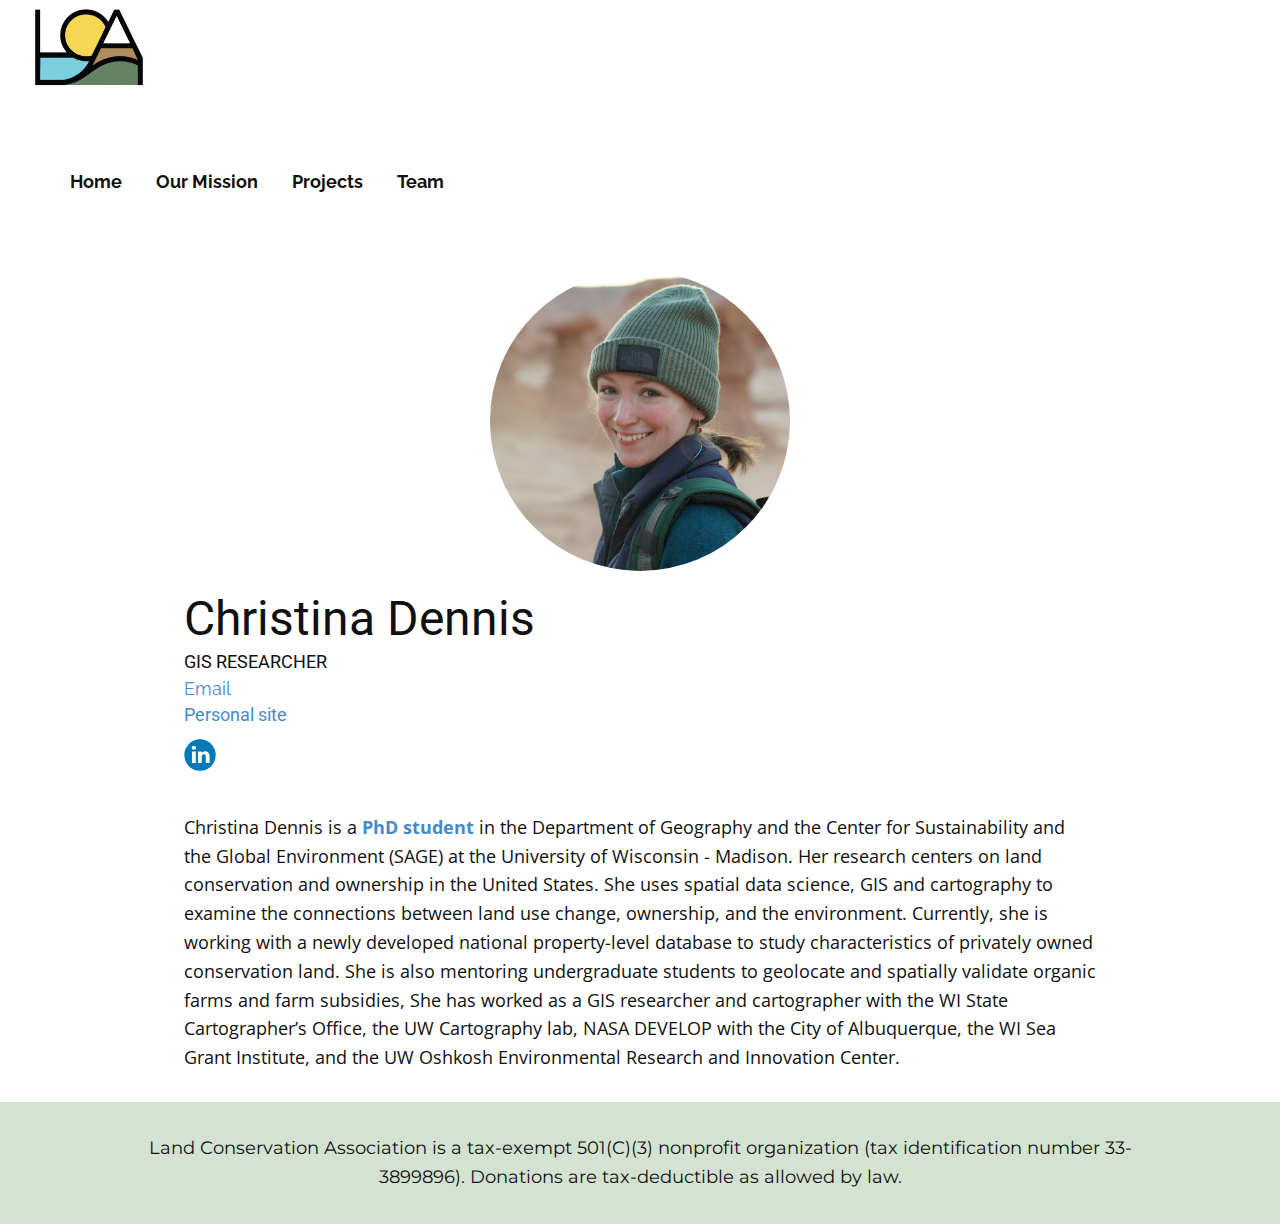
<file: christina-dennis.html>
<!DOCTYPE html>

<html style="font-size: 16px;" lang="en">

<head>

<meta name="viewport" content="width=device-width, initial-scale=1.0">

<meta charset="utf-8">

<link rel="icon" type="image/png" href="images/logo_simple.png">

<meta name="keywords" content="Christina Dennis">

<meta name="description" content="">

<title>christina-dennis</title>

<link rel="stylesheet" href="nicepage.css" media="screen">

<link rel="stylesheet" href="member_template.css" media="screen">

<script class="u-script" type="text/javascript" src="jquery.js" defer="">

</script>

<script class="u-script" type="text/javascript" src="nicepage.js" defer="">

</script>

<link id="u-page-google-font" rel="stylesheet" href="https://fonts.googleapis.com/css2?display=swap&amp;family=Roboto:ital,wght@0,100;0,200;0,300;0,400;0,500;0,600;0,700;0,800;0,900;1,100;1,200;1,300;1,400;1,500;1,600;1,700;1,800;1,900&amp;family=Open+Sans:ital,wght@0,300;0,400;0,500;0,600;0,700;0,800;1,300;1,400;1,500;1,600;1,700;1,800&amp;family=Raleway:ital,wght@0,100;0,200;0,300;0,400;0,500;0,600;0,700;0,800;0,900;1,100;1,200;1,300;1,400;1,500;1,600;1,700;1,800;1,900&amp;family=Montserrat:ital,wght@0,100;0,200;0,300;0,400;0,500;0,600;0,700;0,800;0,900;1,100;1,200;1,300;1,400;1,500;1,600;1,700;1,800;1,900">

<script type="application/ld+json"> { "@context": "http://schema.org", "@type": "Person", "name": "Christina Dennis", "jobTitle": "GIS RESEARCHER", "affiliation": { "@type": "Organization", "name": "Land Conservation Association" }, "email": "cldennis@wisc.edu", "url": "https://cldennis.github.io/", "image": "images/christina-dennis-main.png", "sameAs": [ "https://www.linkedin.com/in/christina-dennis-076588200/", "", "", "" ] }</script>

<meta name="theme-color" content="#478ac9">

<meta property="og:title" content="member_template">

<meta property="og:description" content="">

<meta property="og:type" content="website">

<meta data-intl-tel-input-cdn-path="intlTelInput/">

</head>

<body data-path-to-root="./" data-include-products="false" class="u-body u-clearfix u-xl-mode" data-lang="en">

<header class="u-clearfix u-header u-sticky u-sticky-7c6d u-valign-bottom-sm u-white u-header" id="header">

<img class="custom-expanded u-align-center u-image u-image-contain u-image-default u-preserve-proportions u-image-1" src="images/logo_simple.png" alt="" data-image-width="800" data-image-height="668">

<nav class="u-menu u-menu-one-level u-offcanvas u-menu-1" role="navigation" aria-label="Menu navigation">

<div class="menu-collapse u-custom-font u-font-raleway" style="font-size: 1.125rem; letter-spacing: 0px; font-weight: 700;">

<a class="u-button-style u-custom---border-hover-color-var u-custom---text-active-color-var u-custom---text-hover-color-var u-custom-border u-custom-border-color u-custom-borders u-custom-hover-border-color u-custom-left-right-menu-spacing u-custom-padding-bottom u-custom-text-active-color u-custom-text-hover-color u-custom-top-bottom-menu-spacing u-hamburger-link u-nav-link u-text-active-palette-1-base u-text-hover-palette-2-base" href="#" tabindex="-1" aria-label="Open menu" aria-controls="c2d7">

<svg class="u-svg-link" viewBox="0 0 24 24">

<use xlink:href="#menu-hamburger">

</use>

</svg>

<svg class="u-svg-content" version="1.1" id="menu-hamburger" viewBox="0 0 16 16" x="0px" y="0px" xmlns:xlink="http://www.w3.org/1999/xlink" xmlns="http://www.w3.org/2000/svg">

<g>

<rect y="1" width="16" height="2">

</rect>

<rect y="7" width="16" height="2">

</rect>

<rect y="13" width="16" height="2">

</rect>

</g>

</svg>

</a>

</div>

<div class="u-custom-menu u-nav-container">

<ul class="u-custom-font u-font-raleway u-nav u-spacing-30 u-unstyled u-nav-1" role="menubar">

<li role="none" class="u-nav-item">

<a role="menuitem" class="u-border-2 u-border-hover-color-var u-border-no-left u-border-no-right u-border-no-top u-button-style u-nav-link u-text-active-color-var u-text-hover-black" href="./" style="--border-hover-color-var: #d4e2d2; --text-hover-color-var: #d4e2d2; --text-active-color-var: #f5d653; padding: 10px 0px;">Home</a>

</li>

<li role="none" class="u-nav-item">

<a role="menuitem" class="u-border-2 u-border-hover-color-var u-border-no-left u-border-no-right u-border-no-top u-button-style u-nav-link u-text-active-color-var u-text-hover-black" href="Mission.html" style="--border-hover-color-var: #d4e2d2; --text-hover-color-var: #d4e2d2; --text-active-color-var: #f5d653; padding: 10px 0px;">Our Mission</a>

</li>

<li role="none" class="u-nav-item">

<a role="menuitem" class="u-border-2 u-border-hover-color-var u-border-no-left u-border-no-right u-border-no-top u-button-style u-nav-link u-text-active-color-var u-text-hover-black" href="Projects.html" style="--border-hover-color-var: #d4e2d2; --text-hover-color-var: #d4e2d2; --text-active-color-var: #f5d653; padding: 10px 0px;">Projects</a>

</li>

<li role="none" class="u-nav-item">

<a role="menuitem" class="u-border-2 u-border-hover-color-var u-border-no-left u-border-no-right u-border-no-top u-button-style u-nav-link u-text-active-color-var u-text-hover-black" href="Team.html" style="--border-hover-color-var: #d4e2d2; --text-hover-color-var: #d4e2d2; --text-active-color-var: #f5d653; padding: 10px 0px;">Team</a>

</li>

</ul>

</div>

<div class="u-custom-menu u-nav-container-collapse" id="c2d7" role="region" aria-label="Menu panel">

<div class="u-black u-container-style u-inner-container-layout u-opacity u-opacity-95 u-sidenav">

<div class="u-inner-container-layout u-sidenav-overflow">

<ul class="u-align-center u-nav u-popupmenu-items u-unstyled u-nav-2" role="menubar">

<li role="none" class="u-nav-item">

<a role="menuitem" class="u-button-style u-nav-link" href="./">Home</a>

</li>

<li role="none" class="u-nav-item">

<a role="menuitem" class="u-button-style u-nav-link" href="Mission.html">Our Mission</a>

</li>

<li role="none" class="u-nav-item">

<a role="menuitem" class="u-button-style u-nav-link" href="Projects.html">Projects</a>

</li>

<li role="none" class="u-nav-item">

<a role="menuitem" class="u-button-style u-nav-link" href="Team.html">Team</a>

</li>

</ul>

</div>

</div>

</div>

</nav>

</header>

<section class="u-clearfix u-section-1" id="sec-ec48">

<div class="u-clearfix u-sheet u-sheet-1">

<img class="u-image u-image-circle u-preserve-proportions u-image-1" src="images/christina-dennis-main.png" alt="" data-image-width="800" data-image-height="800">

<h2 class="u-align-left u-text u-text-1">Christina Dennis</h2>

<h6 class="u-align-left u-text u-text-2">GIS RESEARCHER</h6>

<h6 class="u-text u-text-3">

<a href="mailto:cldennis@wisc.edu" class="u-active-none u-border-none u-btn u-button-link u-button-style u-custom-font u-font-raleway u-hover-none u-none u-text-palette-1-base u-btn-1">Email</a>

</h6>

<h6 class="u-align-left u-text u-text-4">

<a class="u-active-none u-border-none u-btn u-button-link u-button-style u-hover-none u-none u-text-palette-1-base u-btn-2" href="https://cldennis.github.io/" target="_blank">Personal site</a>

</h6>

<div class="u-social-icons u-social-icons-1">

<a class="u-social-url" target="_blank" data-type="LinkedIn" title="LinkedIn" href="https://www.linkedin.com/in/christina-dennis-076588200/">

<span class="u-icon u-social-icon u-social-linkedin u-icon-2">

<svg class="u-svg-link" preserveAspectRatio="xMidYMin slice" viewBox="0 0 112 112" style="">

<use xlink:href="#svg-72e7">

</use>

</svg>

<svg class="u-svg-content" viewBox="0 0 112 112" x="0" y="0" id="svg-72e7">

<circle fill="currentColor" cx="56.1" cy="56.1" r="55">

</circle>

<path fill="#FFFFFF" d="M41.3,83.7H27.9V43.4h13.4V83.7z M34.6,37.9L34.6,37.9c-4.6,0-7.5-3.1-7.5-7c0-4,3-7,7.6-7s7.4,3,7.5,7 C42.2,34.8,39.2,37.9,34.6,37.9z M89.6,83.7H76.2V62.2c0-5.4-1.9-9.1-6.8-9.1c-3.7,0-5.9,2.5-6.9,4.9c-0.4,0.9-0.4,2.1-0.4,3.3v22.5 H48.7c0,0,0.2-36.5,0-40.3h13.4v5.7c1.8-2.7,5-6.7,12.1-6.7c8.8,0,15.4,5.8,15.4,18.1V83.7z">

</path>

</svg>

</span>

</a>

</div>

<p class="u-align-left u-text u-text-5">

Christina Dennis is a <b><a href="https://gibbs-lab.wisc.edu/christina-dennis.html" target="_blank" rel="noopener">PhD student</a></b>  in the Department of Geography and the Center for Sustainability and the Global Environment (SAGE) at the University of Wisconsin - Madison. Her research centers on land conservation and ownership in the United States. She uses spatial data science, GIS and cartography to examine the connections between land use change, ownership, and the environment. Currently, she is working with a newly developed national property-level database to study characteristics of privately owned conservation land. She is also mentoring undergraduate students to geolocate and spatially validate organic farms and farm subsidies, She has worked as a GIS researcher and cartographer with the WI State Cartographer’s Office, the UW Cartography lab, NASA DEVELOP with the City of Albuquerque, the WI Sea Grant Institute, and the UW Oshkosh Environmental Research and Innovation Center.<br>

</p>

</div>

</section>

<footer class="u-align-center u-clearfix u-color-var u-container-align-center u-container-align-center-xl u-footer u-footer" id="footer">

<div class="u-clearfix u-sheet u-sheet-1">

<p class="u-align-center u-custom-font u-font-montserrat u-text u-text-1"> Land Conservation Association is a tax-e​xempt 501(C)(3) nonprofit organization (tax identification number ​33-3899896). Donations are tax-deductible as allowed by law.</p>
</div>

</footer>

</body>

</html>
</file>
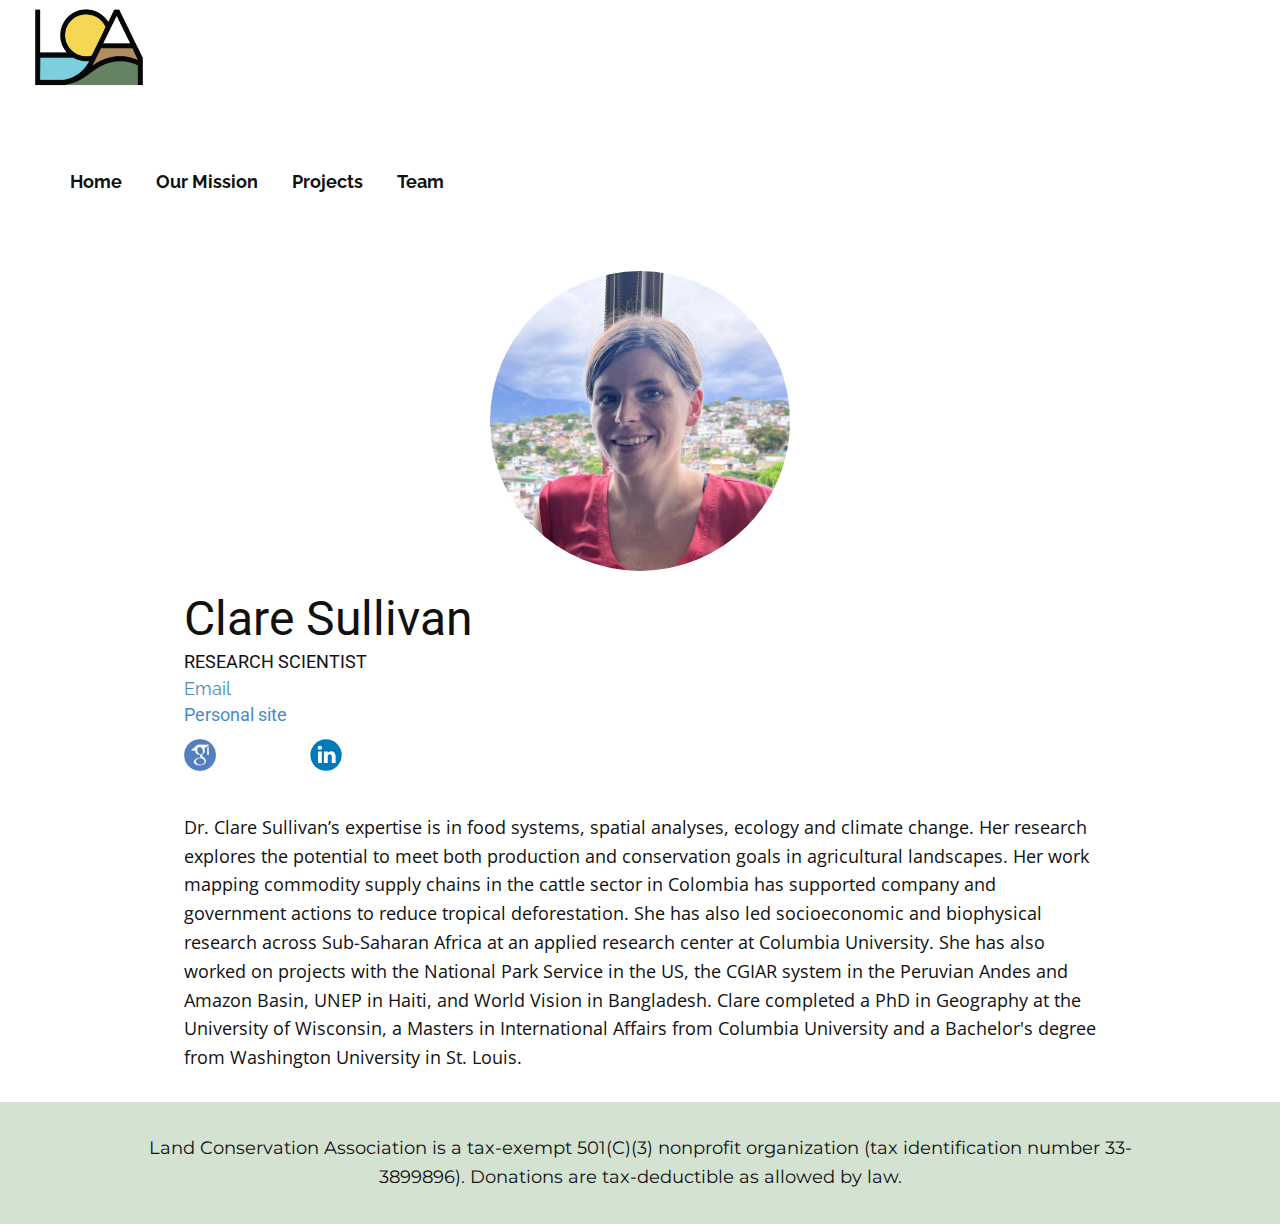
<file: clare-sullivan.html>
<!DOCTYPE html>

<html style="font-size: 16px;" lang="en">

<head>

<meta name="viewport" content="width=device-width, initial-scale=1.0">

<meta charset="utf-8">

<link rel="icon" type="image/png" href="images/logo_simple.png">

<meta name="keywords" content="Clare Sullivan">

<meta name="description" content="">

<title>clare-sullivan</title>

<link rel="stylesheet" href="nicepage.css" media="screen">

<link rel="stylesheet" href="member_template.css" media="screen">

<script class="u-script" type="text/javascript" src="jquery.js" defer="">

</script>

<script class="u-script" type="text/javascript" src="nicepage.js" defer="">

</script>

<link id="u-page-google-font" rel="stylesheet" href="https://fonts.googleapis.com/css2?display=swap&amp;family=Roboto:ital,wght@0,100;0,200;0,300;0,400;0,500;0,600;0,700;0,800;0,900;1,100;1,200;1,300;1,400;1,500;1,600;1,700;1,800;1,900&amp;family=Open+Sans:ital,wght@0,300;0,400;0,500;0,600;0,700;0,800;1,300;1,400;1,500;1,600;1,700;1,800&amp;family=Raleway:ital,wght@0,100;0,200;0,300;0,400;0,500;0,600;0,700;0,800;0,900;1,100;1,200;1,300;1,400;1,500;1,600;1,700;1,800;1,900&amp;family=Montserrat:ital,wght@0,100;0,200;0,300;0,400;0,500;0,600;0,700;0,800;0,900;1,100;1,200;1,300;1,400;1,500;1,600;1,700;1,800;1,900">

<script type="application/ld+json"> { "@context": "http://schema.org", "@type": "Person", "name": "Clare Sullivan", "jobTitle": "RESEARCH SCIENTIST", "affiliation": { "@type": "Organization", "name": "Land Conservation Association" }, "email": "ccsullivan3@wisc.edu", "url": "https://gibbs-lab.wisc.edu/clare-sullivan.html", "image": "images/clare-sullivan-main.png", "sameAs": [ "https://www.linkedin.com/in/clare-sullivan-74819b8/", "", "https://scholar.google.com/citations?user=-ivLz1wAAAAJ&hl=en&oi=ao", "" ] }</script>

<meta name="theme-color" content="#478ac9">

<meta property="og:title" content="member_template">

<meta property="og:description" content="">

<meta property="og:type" content="website">

<meta data-intl-tel-input-cdn-path="intlTelInput/">

</head>

<body data-path-to-root="./" data-include-products="false" class="u-body u-clearfix u-xl-mode" data-lang="en">

<header class="u-clearfix u-header u-sticky u-sticky-7c6d u-valign-bottom-sm u-white u-header" id="header">

<a href="index.html">
  <img class="custom-expanded u-align-center u-image u-image-contain u-image-default u-preserve-proportions u-image-1" 
       src="images/logo_simple.png" 
       alt="Home" 
       data-image-width="800" 
       data-image-height="668">
</a>

<nav class="u-menu u-menu-one-level u-offcanvas u-menu-1" role="navigation" aria-label="Menu navigation">

<div class="menu-collapse u-custom-font u-font-raleway" style="font-size: 1.125rem; letter-spacing: 0px; font-weight: 700;">

<a class="u-button-style u-custom---border-hover-color-var u-custom---text-active-color-var u-custom---text-hover-color-var u-custom-border u-custom-border-color u-custom-borders u-custom-hover-border-color u-custom-left-right-menu-spacing u-custom-padding-bottom u-custom-text-active-color u-custom-text-hover-color u-custom-top-bottom-menu-spacing u-hamburger-link u-nav-link u-text-active-palette-1-base u-text-hover-palette-2-base" href="#" tabindex="-1" aria-label="Open menu" aria-controls="c2d7">

<svg class="u-svg-link" viewBox="0 0 24 24">

<use xlink:href="#menu-hamburger">

</use>

</svg>

<svg class="u-svg-content" version="1.1" id="menu-hamburger" viewBox="0 0 16 16" x="0px" y="0px" xmlns:xlink="http://www.w3.org/1999/xlink" xmlns="http://www.w3.org/2000/svg">

<g>

<rect y="1" width="16" height="2">

</rect>

<rect y="7" width="16" height="2">

</rect>

<rect y="13" width="16" height="2">

</rect>

</g>

</svg>

</a>

</div>

<div class="u-custom-menu u-nav-container">

<ul class="u-custom-font u-font-raleway u-nav u-spacing-30 u-unstyled u-nav-1" role="menubar">

<li role="none" class="u-nav-item">

<a role="menuitem" class="u-border-2 u-border-hover-color-var u-border-no-left u-border-no-right u-border-no-top u-button-style u-nav-link u-text-active-color-var u-text-hover-black" href="./" style="--border-hover-color-var: #d4e2d2; --text-hover-color-var: #d4e2d2; --text-active-color-var: #f5d653; padding: 10px 0px;">Home</a>

</li>

<li role="none" class="u-nav-item">

<a role="menuitem" class="u-border-2 u-border-hover-color-var u-border-no-left u-border-no-right u-border-no-top u-button-style u-nav-link u-text-active-color-var u-text-hover-black" href="Mission.html" style="--border-hover-color-var: #d4e2d2; --text-hover-color-var: #d4e2d2; --text-active-color-var: #f5d653; padding: 10px 0px;">Our Mission</a>

</li>

<li role="none" class="u-nav-item">

<a role="menuitem" class="u-border-2 u-border-hover-color-var u-border-no-left u-border-no-right u-border-no-top u-button-style u-nav-link u-text-active-color-var u-text-hover-black" href="Projects.html" style="--border-hover-color-var: #d4e2d2; --text-hover-color-var: #d4e2d2; --text-active-color-var: #f5d653; padding: 10px 0px;">Projects</a>

</li>

<li role="none" class="u-nav-item">

<a role="menuitem" class="u-border-2 u-border-hover-color-var u-border-no-left u-border-no-right u-border-no-top u-button-style u-nav-link u-text-active-color-var u-text-hover-black" href="Team.html" style="--border-hover-color-var: #d4e2d2; --text-hover-color-var: #d4e2d2; --text-active-color-var: #f5d653; padding: 10px 0px;">Team</a>

</li>

</ul>

</div>

<div class="u-custom-menu u-nav-container-collapse" id="c2d7" role="region" aria-label="Menu panel">

<div class="u-black u-container-style u-inner-container-layout u-opacity u-opacity-95 u-sidenav">

<div class="u-inner-container-layout u-sidenav-overflow">

<ul class="u-align-center u-nav u-popupmenu-items u-unstyled u-nav-2" role="menubar">

<li role="none" class="u-nav-item">

<a role="menuitem" class="u-button-style u-nav-link" href="./">Home</a>

</li>

<li role="none" class="u-nav-item">

<a role="menuitem" class="u-button-style u-nav-link" href="Mission.html">Our Mission</a>

</li>

<li role="none" class="u-nav-item">

<a role="menuitem" class="u-button-style u-nav-link" href="Projects.html">Projects</a>

</li>

<li role="none" class="u-nav-item">

<a role="menuitem" class="u-button-style u-nav-link" href="Team.html">Team</a>

</li>

</ul>

</div>

</div>

</div>

</nav>

</header>

<section class="u-clearfix u-section-1" id="sec-ec48">

<div class="u-clearfix u-sheet u-sheet-1">

<img class="u-image u-image-circle u-preserve-proportions u-image-1" src="images/clare-sullivan-main.png" alt="" data-image-width="800" data-image-height="800">

<h2 class="u-align-left u-text u-text-1">Clare Sullivan</h2>

<h6 class="u-align-left u-text u-text-2">RESEARCH SCIENTIST</h6>

<h6 class="u-text u-text-3">

<a href="mailto:ccsullivan3@wisc.edu" class="u-active-none u-border-none u-btn u-button-link u-button-style u-custom-font u-font-raleway u-hover-none u-none u-text-palette-1-base u-btn-1">Email</a>

</h6>

<h6 class="u-align-left u-text u-text-4">

<a class="u-active-none u-border-none u-btn u-button-link u-button-style u-hover-none u-none u-text-palette-1-base u-btn-2" href="https://gibbs-lab.wisc.edu/clare-sullivan.html" target="_blank">Personal site</a>

</h6>

<div class="u-social-icons u-social-icons-1">

<a class="u-social-url" target="_blank" data-type="Custom" title="Google Scholar" href="https://scholar.google.com/citations?user=-ivLz1wAAAAJ&hl=en&oi=ao">

<span class="u-file-icon u-icon u-social-custom u-social-icon u-icon-1">

<img src="images/googlescholar1.jpg" alt="">

</span>

</a>

<a class="u-social-url" target="_blank" data-type="LinkedIn" title="LinkedIn" href="https://www.linkedin.com/in/clare-sullivan-74819b8/">

<span class="u-icon u-social-icon u-social-linkedin u-icon-2">

<svg class="u-svg-link" preserveAspectRatio="xMidYMin slice" viewBox="0 0 112 112" style="">

<use xlink:href="#svg-72e7">

</use>

</svg>

<svg class="u-svg-content" viewBox="0 0 112 112" x="0" y="0" id="svg-72e7">

<circle fill="currentColor" cx="56.1" cy="56.1" r="55">

</circle>

<path fill="#FFFFFF" d="M41.3,83.7H27.9V43.4h13.4V83.7z M34.6,37.9L34.6,37.9c-4.6,0-7.5-3.1-7.5-7c0-4,3-7,7.6-7s7.4,3,7.5,7 C42.2,34.8,39.2,37.9,34.6,37.9z M89.6,83.7H76.2V62.2c0-5.4-1.9-9.1-6.8-9.1c-3.7,0-5.9,2.5-6.9,4.9c-0.4,0.9-0.4,2.1-0.4,3.3v22.5 H48.7c0,0,0.2-36.5,0-40.3h13.4v5.7c1.8-2.7,5-6.7,12.1-6.7c8.8,0,15.4,5.8,15.4,18.1V83.7z">

</path>

</svg>

</span>

</a>

</div>

<p class="u-align-left u-text u-text-5">

Dr. Clare Sullivan’s expertise is in food systems, spatial analyses, ecology and climate change. Her research explores the potential to meet both production and conservation goals in agricultural landscapes. Her work mapping commodity supply chains in the cattle sector in Colombia has supported company and government actions to reduce tropical deforestation. She has also led socioeconomic and biophysical research across Sub-Saharan Africa at an applied research center at Columbia University. She has also worked on projects with the National Park Service in the US, the CGIAR system in the Peruvian Andes and Amazon Basin, UNEP in Haiti, and World Vision in Bangladesh. Clare completed a PhD in Geography at the University of Wisconsin, a Masters in International Affairs from Columbia University and a Bachelor's degree from Washington University in St. Louis.<br>

</p>

</div>

</section>

<footer class="u-align-center u-clearfix u-color-var u-container-align-center u-container-align-center-xl u-footer u-footer" id="footer">

<div class="u-clearfix u-sheet u-sheet-1">

<p class="u-align-center u-custom-font u-font-montserrat u-text u-text-1"> Land Conservation Association is a tax-e​xempt 501(C)(3) nonprofit organization (tax identification number ​33-3899896). Donations are tax-deductible as allowed by law.</p>
</div>

</footer>

</body>

</html>
</file>
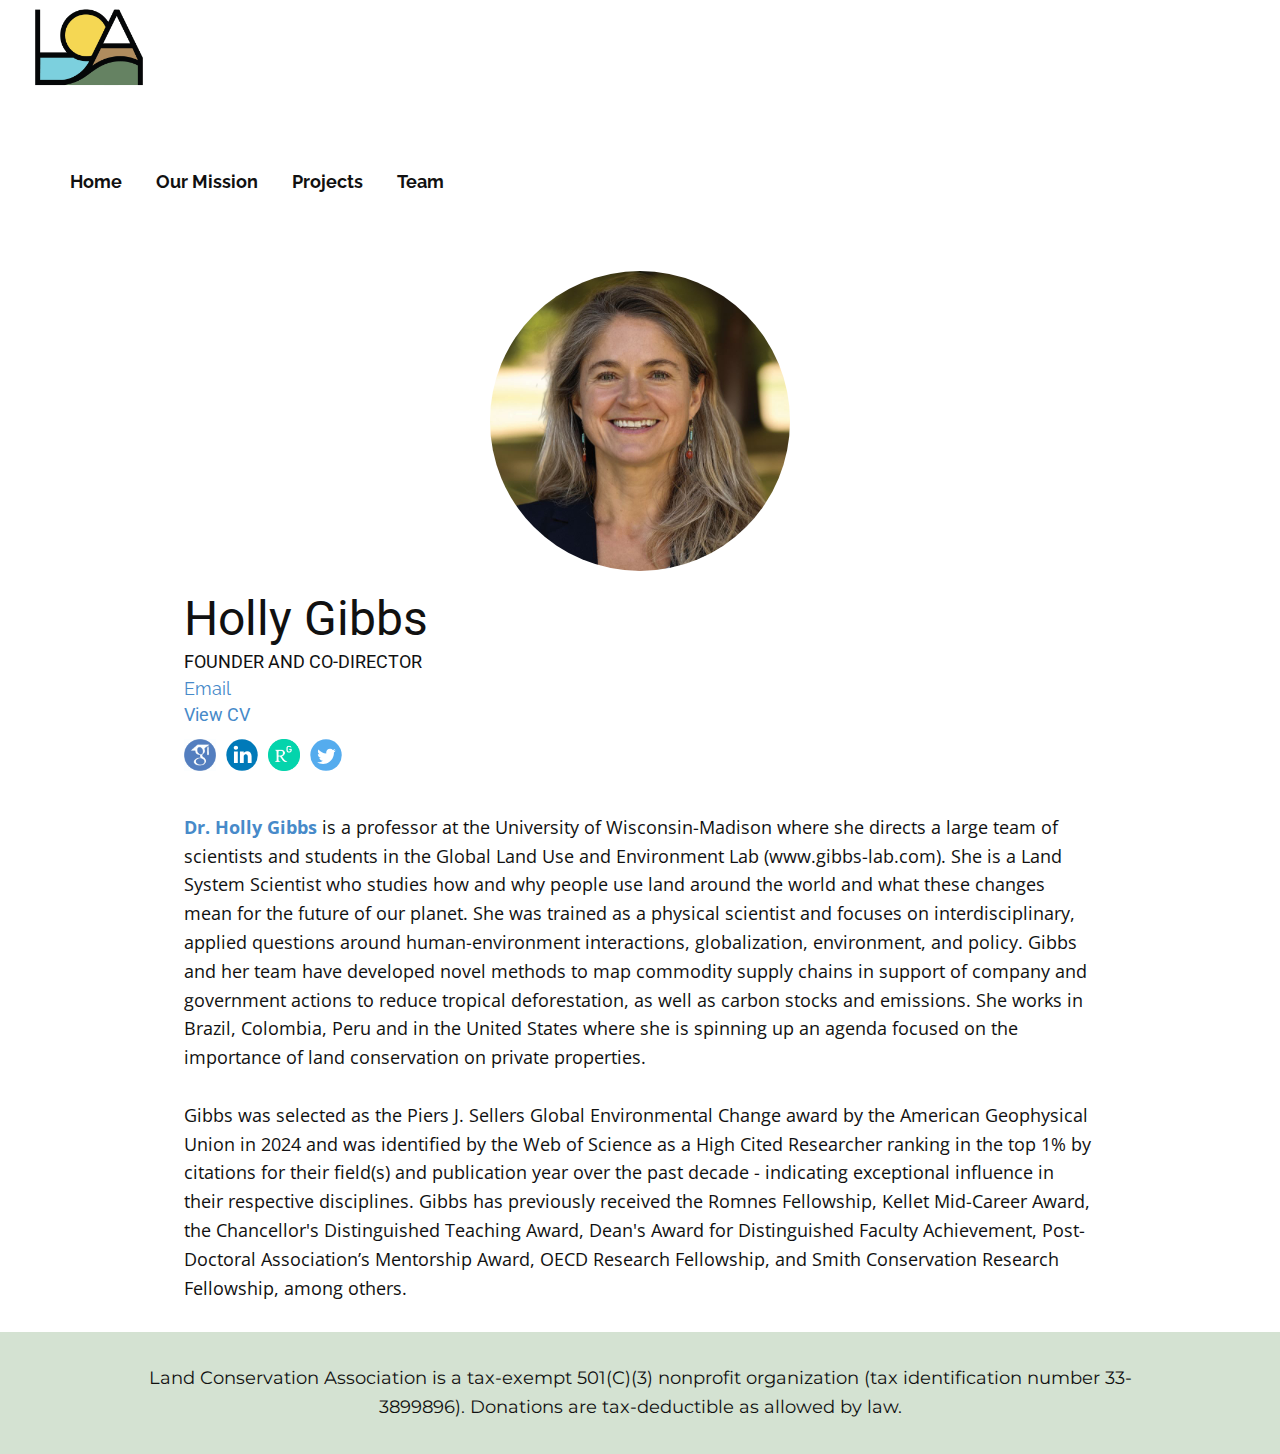
<file: holly-gibbs.html>
<!DOCTYPE html>

<html style="font-size: 16px;" lang="en">

<head>

<meta name="viewport" content="width=device-width, initial-scale=1.0">

<meta charset="utf-8">

<link rel="icon" type="image/png" href="images/logo_simple.png">

<meta name="keywords" content="Holly Gibbs">

<meta name="description" content="">

<title>holly-gibbs</title>

<link rel="stylesheet" href="nicepage.css" media="screen">

<link rel="stylesheet" href="member_template.css" media="screen">

<script class="u-script" type="text/javascript" src="jquery.js" defer="">

</script>

<script class="u-script" type="text/javascript" src="nicepage.js" defer="">

</script>

<link id="u-page-google-font" rel="stylesheet" href="https://fonts.googleapis.com/css2?display=swap&amp;family=Roboto:ital,wght@0,100;0,200;0,300;0,400;0,500;0,600;0,700;0,800;0,900;1,100;1,200;1,300;1,400;1,500;1,600;1,700;1,800;1,900&amp;family=Open+Sans:ital,wght@0,300;0,400;0,500;0,600;0,700;0,800;1,300;1,400;1,500;1,600;1,700;1,800&amp;family=Raleway:ital,wght@0,100;0,200;0,300;0,400;0,500;0,600;0,700;0,800;0,900;1,100;1,200;1,300;1,400;1,500;1,600;1,700;1,800;1,900&amp;family=Montserrat:ital,wght@0,100;0,200;0,300;0,400;0,500;0,600;0,700;0,800;0,900;1,100;1,200;1,300;1,400;1,500;1,600;1,700;1,800;1,900">

<script type="application/ld+json"> { "@context": "http://schema.org", "@type": "Person", "name": "Holly Gibbs", "jobTitle": "FOUNDER AND CO-DIRECTOR", "affiliation": { "@type": "Organization", "name": "Land Conservation Association" }, "email": "hkgibbs@wisc.edu", "url": "https://gibbs-lab.wisc.edu/holly-gibbs.html", "image": "images/holly-gibbs-main.jpg", "sameAs": [ "https://www.linkedin.com/in/holly-gibbs-1b41a245", "https://www.researchgate.net/profile/Holly-Gibbs-3", "https://scholar.google.com/citations?user=o5gFwfsAAAAJ&hl=en", "https://x.com/GLUELab1/status/1918381534643425498" ] }</script>

<meta name="theme-color" content="#478ac9">

<meta property="og:title" content="member_template">

<meta property="og:description" content="">

<meta property="og:type" content="website">

<meta data-intl-tel-input-cdn-path="intlTelInput/">

</head>

<body data-path-to-root="./" data-include-products="false" class="u-body u-clearfix u-xl-mode" data-lang="en">

<header class="u-clearfix u-header u-sticky u-sticky-7c6d u-valign-bottom-sm u-white u-header" id="header">

<a href="index.html">
  <img class="custom-expanded u-align-center u-image u-image-contain u-image-default u-preserve-proportions u-image-1" 
       src="images/logo_simple.png" 
       alt="Home" 
       data-image-width="800" 
       data-image-height="668">
</a>

<nav class="u-menu u-menu-one-level u-offcanvas u-menu-1" role="navigation" aria-label="Menu navigation">

<div class="menu-collapse u-custom-font u-font-raleway" style="font-size: 1.125rem; letter-spacing: 0px; font-weight: 700;">

<a class="u-button-style u-custom---border-hover-color-var u-custom---text-active-color-var u-custom---text-hover-color-var u-custom-border u-custom-border-color u-custom-borders u-custom-hover-border-color u-custom-left-right-menu-spacing u-custom-padding-bottom u-custom-text-active-color u-custom-text-hover-color u-custom-top-bottom-menu-spacing u-hamburger-link u-nav-link u-text-active-palette-1-base u-text-hover-palette-2-base" href="#" tabindex="-1" aria-label="Open menu" aria-controls="c2d7">

<svg class="u-svg-link" viewBox="0 0 24 24">

<use xlink:href="#menu-hamburger">

</use>

</svg>

<svg class="u-svg-content" version="1.1" id="menu-hamburger" viewBox="0 0 16 16" x="0px" y="0px" xmlns:xlink="http://www.w3.org/1999/xlink" xmlns="http://www.w3.org/2000/svg">

<g>

<rect y="1" width="16" height="2">

</rect>

<rect y="7" width="16" height="2">

</rect>

<rect y="13" width="16" height="2">

</rect>

</g>

</svg>

</a>

</div>

<div class="u-custom-menu u-nav-container">

<ul class="u-custom-font u-font-raleway u-nav u-spacing-30 u-unstyled u-nav-1" role="menubar">

<li role="none" class="u-nav-item">

<a role="menuitem" class="u-border-2 u-border-hover-color-var u-border-no-left u-border-no-right u-border-no-top u-button-style u-nav-link u-text-active-color-var u-text-hover-black" href="./" style="--border-hover-color-var: #d4e2d2; --text-hover-color-var: #d4e2d2; --text-active-color-var: #f5d653; padding: 10px 0px;">Home</a>

</li>

<li role="none" class="u-nav-item">

<a role="menuitem" class="u-border-2 u-border-hover-color-var u-border-no-left u-border-no-right u-border-no-top u-button-style u-nav-link u-text-active-color-var u-text-hover-black" href="Mission.html" style="--border-hover-color-var: #d4e2d2; --text-hover-color-var: #d4e2d2; --text-active-color-var: #f5d653; padding: 10px 0px;">Our Mission</a>

</li>

<li role="none" class="u-nav-item">

<a role="menuitem" class="u-border-2 u-border-hover-color-var u-border-no-left u-border-no-right u-border-no-top u-button-style u-nav-link u-text-active-color-var u-text-hover-black" href="Projects.html" style="--border-hover-color-var: #d4e2d2; --text-hover-color-var: #d4e2d2; --text-active-color-var: #f5d653; padding: 10px 0px;">Projects</a>

</li>

<li role="none" class="u-nav-item">

<a role="menuitem" class="u-border-2 u-border-hover-color-var u-border-no-left u-border-no-right u-border-no-top u-button-style u-nav-link u-text-active-color-var u-text-hover-black" href="Team.html" style="--border-hover-color-var: #d4e2d2; --text-hover-color-var: #d4e2d2; --text-active-color-var: #f5d653; padding: 10px 0px;">Team</a>

</li>

</ul>

</div>

<div class="u-custom-menu u-nav-container-collapse" id="c2d7" role="region" aria-label="Menu panel">

<div class="u-black u-container-style u-inner-container-layout u-opacity u-opacity-95 u-sidenav">

<div class="u-inner-container-layout u-sidenav-overflow">

<ul class="u-align-center u-nav u-popupmenu-items u-unstyled u-nav-2" role="menubar">

<li role="none" class="u-nav-item">

<a role="menuitem" class="u-button-style u-nav-link" href="./">Home</a>

</li>

<li role="none" class="u-nav-item">

<a role="menuitem" class="u-button-style u-nav-link" href="Mission.html">Our Mission</a>

</li>

<li role="none" class="u-nav-item">

<a role="menuitem" class="u-button-style u-nav-link" href="Projects.html">Projects</a>

</li>

<li role="none" class="u-nav-item">

<a role="menuitem" class="u-button-style u-nav-link" href="Team.html">Team</a>

</li>

</ul>

</div>

</div>

</div>

</nav>

</header>

<section class="u-clearfix u-section-1" id="sec-ec48">

<div class="u-clearfix u-sheet u-sheet-1">

<img class="u-image u-image-circle u-preserve-proportions u-image-1" src="images/holly-gibbs-main.jpg" alt="" data-image-width="800" data-image-height="800">

<h2 class="u-align-left u-text u-text-1">Holly Gibbs</h2>

<h6 class="u-align-left u-text u-text-2">FOUNDER AND CO-DIRECTOR</h6>

<h6 class="u-text u-text-3">

<a href="mailto:hkgibbs@wisc.edu" class="u-active-none u-border-none u-btn u-button-link u-button-style u-custom-font u-font-raleway u-hover-none u-none u-text-palette-1-base u-btn-1">Email</a>

</h6>

<h6 class="u-align-left u-text u-text-4">

<a class="u-active-none u-border-none u-btn u-button-link u-button-style u-hover-none u-none u-text-palette-1-base u-btn-2" href="https://gibbs-lab.wisc.edu/assets/Gibbs-CV-8.22.pdf" target="_blank">View CV</a>

</h6>

<div class="u-social-icons u-social-icons-1">

<a class="u-social-url" target="_blank" data-type="Custom" title="Google Scholar" href="https://scholar.google.com/citations?user=o5gFwfsAAAAJ&hl=en">

<span class="u-file-icon u-icon u-social-custom u-social-icon u-icon-1">

<img src="images/googlescholar1.jpg" alt="">

</span>

</a>

<a class="u-social-url" target="_blank" data-type="LinkedIn" title="LinkedIn" href="https://www.linkedin.com/in/holly-gibbs-1b41a245">

<span class="u-icon u-social-icon u-social-linkedin u-icon-2">

<svg class="u-svg-link" preserveAspectRatio="xMidYMin slice" viewBox="0 0 112 112" style="">

<use xlink:href="#svg-72e7">

</use>

</svg>

<svg class="u-svg-content" viewBox="0 0 112 112" x="0" y="0" id="svg-72e7">

<circle fill="currentColor" cx="56.1" cy="56.1" r="55">

</circle>

<path fill="#FFFFFF" d="M41.3,83.7H27.9V43.4h13.4V83.7z M34.6,37.9L34.6,37.9c-4.6,0-7.5-3.1-7.5-7c0-4,3-7,7.6-7s7.4,3,7.5,7 C42.2,34.8,39.2,37.9,34.6,37.9z M89.6,83.7H76.2V62.2c0-5.4-1.9-9.1-6.8-9.1c-3.7,0-5.9,2.5-6.9,4.9c-0.4,0.9-0.4,2.1-0.4,3.3v22.5 H48.7c0,0,0.2-36.5,0-40.3h13.4v5.7c1.8-2.7,5-6.7,12.1-6.7c8.8,0,15.4,5.8,15.4,18.1V83.7z">

</path>

</svg>

</span>

</a>

<a class="u-social-url" target="_blank" data-type="Custom" title="ResearchGate" href="https://www.researchgate.net/profile/Holly-Gibbs-3">

<span class="u-file-icon u-icon u-social-custom u-social-icon u-icon-3">

<img src="images/researchgate.png" alt="">

</span>

</a>

<a class="u-social-url" target="_blank" data-type="Twitter" title="Twitter" href="https://x.com/GLUELab1/status/1918381534643425498">

<span class="u-icon u-social-icon u-social-twitter u-icon-4">

<svg class="u-svg-link" preserveAspectRatio="xMidYMin slice" viewBox="0 0 112 112" style="">

<use xlink:href="#svg-0054">

</use>

</svg>

<svg class="u-svg-content" viewBox="0 0 112 112" x="0" y="0" id="svg-0054">

<circle fill="currentColor" class="st0" cx="56.1" cy="56.1" r="55">

</circle>

<path fill="#FFFFFF" d="M83.8,47.3c0,0.6,0,1.2,0,1.7c0,17.7-13.5,38.2-38.2,38.2C38,87.2,31,85,25,81.2c1,0.1,2.1,0.2,3.2,0.2 c6.3,0,12.1-2.1,16.7-5.7c-5.9-0.1-10.8-4-12.5-9.3c0.8,0.2,1.7,0.2,2.5,0.2c1.2,0,2.4-0.2,3.5-0.5c-6.1-1.2-10.8-6.7-10.8-13.1 c0-0.1,0-0.1,0-0.2c1.8,1,3.9,1.6,6.1,1.7c-3.6-2.4-6-6.5-6-11.2c0-2.5,0.7-4.8,1.8-6.7c6.6,8.1,16.5,13.5,27.6,14 c-0.2-1-0.3-2-0.3-3.1c0-7.4,6-13.4,13.4-13.4c3.9,0,7.3,1.6,9.8,4.2c3.1-0.6,5.9-1.7,8.5-3.3c-1,3.1-3.1,5.8-5.9,7.4 c2.7-0.3,5.3-1,7.7-2.1C88.7,43,86.4,45.4,83.8,47.3z">

</path>

</svg>

</span>

</a>

</div>

<p class="u-align-left u-text u-text-5">



<b><a href="https://gibbs-lab.wisc.edu/holly-gibbs.html" target="_blank" rel="noopener">Dr. Holly Gibbs</a></b> is a professor at the University of Wisconsin-Madison where she directs a large team of scientists and students in the Global Land Use and Environment Lab (www.gibbs-lab.com). She is a Land System Scientist who studies how and why people use land around the world and what these changes mean for the future of our planet. She was trained as a physical scientist and focuses on interdisciplinary, applied questions around human-environment interactions, globalization, environment, and policy. Gibbs and her team have developed novel methods to map commodity supply chains in support of company and government actions to reduce tropical deforestation, as well as carbon stocks and emissions. She works in Brazil, Colombia, Peru and in the United States where she is spinning up an agenda focused on the importance of land conservation on private properties.<br>

<br>Gibbs was selected as the Piers J. Sellers Global Environmental Change award by the American Geophysical Union in 2024 and was identified by the Web of Science as a High Cited Researcher ranking in the top 1% by citations for their field(s) and publication year over the past decade - indicating exceptional influence in their respective disciplines. Gibbs has previously received the Romnes Fellowship, Kellet Mid-Career Award, the Chancellor's Distinguished Teaching Award, Dean's Award for Distinguished Faculty Achievement, Post-Doctoral Association’s Mentorship Award, OECD Research Fellowship, and Smith Conservation Research Fellowship, among others.<br>

</p>

</div>

</section>

<footer class="u-align-center u-clearfix u-color-var u-container-align-center u-container-align-center-xl u-footer u-footer" id="footer">

<div class="u-clearfix u-sheet u-sheet-1">

<p class="u-align-center u-custom-font u-font-montserrat u-text u-text-1"> Land Conservation Association is a tax-e​xempt 501(C)(3) nonprofit organization (tax identification number ​33-3899896). Donations are tax-deductible as allowed by law.</p>

</div>

</footer>

</body>

</html>
</file>
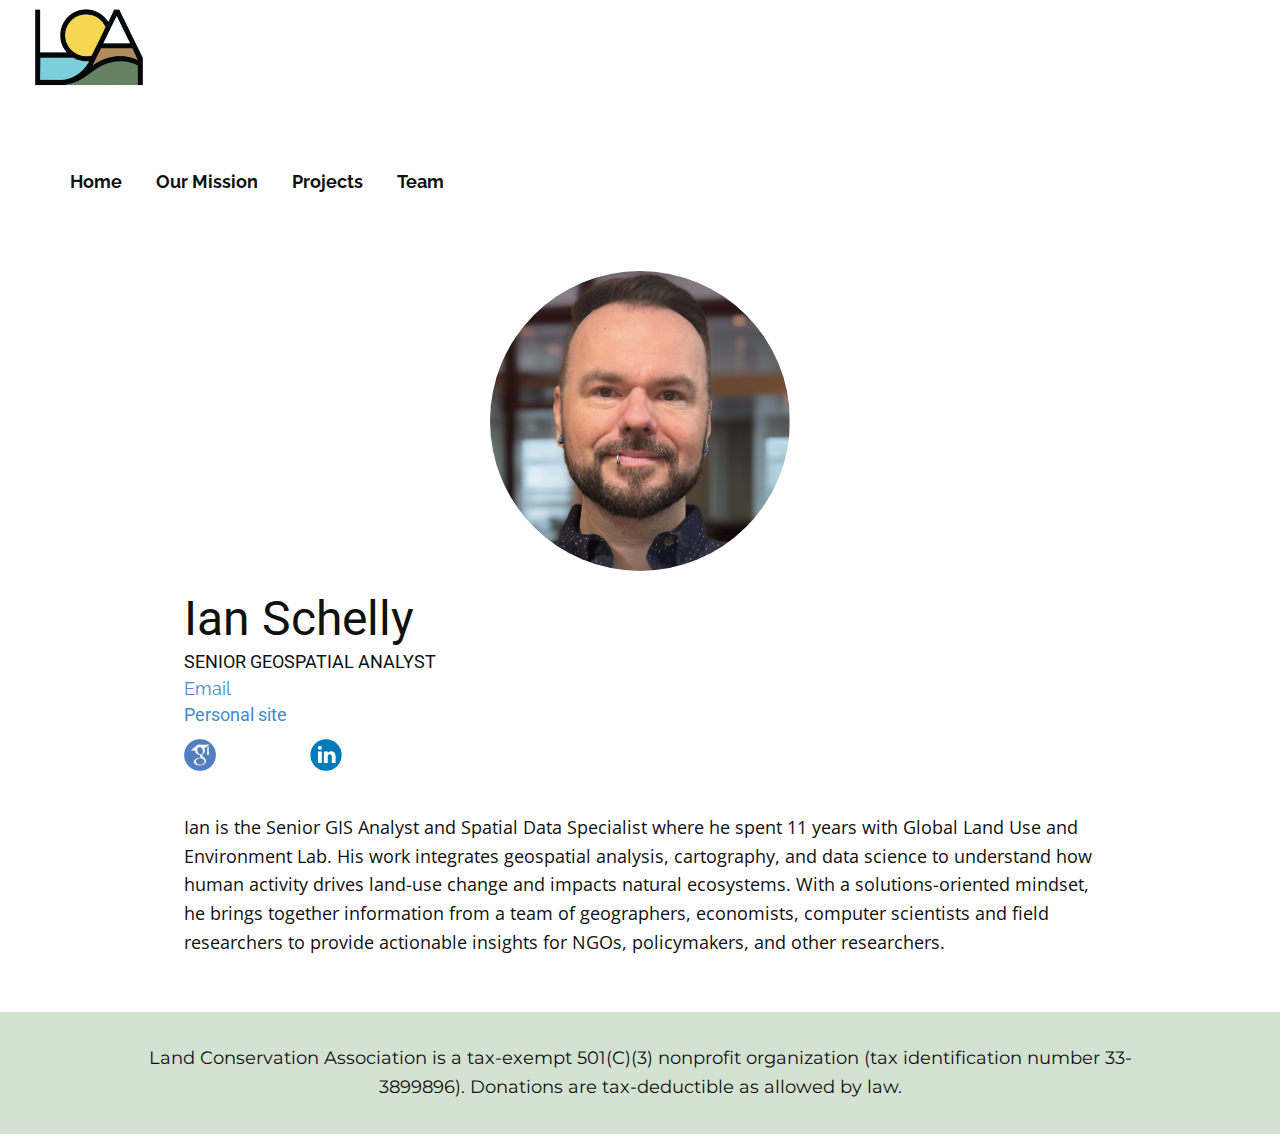
<file: ian-schelly.html>
<!DOCTYPE html>

<html style="font-size: 16px;" lang="en">

<head>

<meta name="viewport" content="width=device-width, initial-scale=1.0">

<meta charset="utf-8">

<link rel="icon" type="image/png" href="images/logo_simple.png">

<meta name="keywords" content="Ian Schelly">

<meta name="description" content="">

<title>ian-schelly</title>

<link rel="stylesheet" href="nicepage.css" media="screen">

<link rel="stylesheet" href="member_template.css" media="screen">

<script class="u-script" type="text/javascript" src="jquery.js" defer="">

</script>

<script class="u-script" type="text/javascript" src="nicepage.js" defer="">

</script>

<link id="u-page-google-font" rel="stylesheet" href="https://fonts.googleapis.com/css2?display=swap&amp;family=Roboto:ital,wght@0,100;0,200;0,300;0,400;0,500;0,600;0,700;0,800;0,900;1,100;1,200;1,300;1,400;1,500;1,600;1,700;1,800;1,900&amp;family=Open+Sans:ital,wght@0,300;0,400;0,500;0,600;0,700;0,800;1,300;1,400;1,500;1,600;1,700;1,800&amp;family=Raleway:ital,wght@0,100;0,200;0,300;0,400;0,500;0,600;0,700;0,800;0,900;1,100;1,200;1,300;1,400;1,500;1,600;1,700;1,800;1,900&amp;family=Montserrat:ital,wght@0,100;0,200;0,300;0,400;0,500;0,600;0,700;0,800;0,900;1,100;1,200;1,300;1,400;1,500;1,600;1,700;1,800;1,900">

<script type="application/ld+json"> { "@context": "http://schema.org", "@type": "Person", "name": "Ian Schelly", "jobTitle": "SENIOR GEOSPATIAL ANALYST", "affiliation": { "@type": "Organization", "name": "Land Conservation Association" }, "email": "ianschelly@gmail.com", "url": "https://gibbs-lab.wisc.edu/ian-schelly.html", "image": "images/ian-schelly-main.png", "sameAs": [ "https://www.linkedin.com/in/ian-schelly", "", "https://scholar.google.com/citations?view_op=list_works&hl=en&user=-9jM7SIAAAAJ&gmla=AJsN-F5fa14j4aDfCznTpuErqQyZ0GLezKZYak95xblVfLAVTaSXV86PVLtFpe1YF25pP0rRWCDJvM922kuCsFUeWHwLYPmNS8Vsd8oJ_wrcYG9EuroWRlY", "" ] }</script>

<meta name="theme-color" content="#478ac9">

<meta property="og:title" content="member_template">

<meta property="og:description" content="">

<meta property="og:type" content="website">

<meta data-intl-tel-input-cdn-path="intlTelInput/">

</head>

<body data-path-to-root="./" data-include-products="false" class="u-body u-clearfix u-xl-mode" data-lang="en">

<header class="u-clearfix u-header u-sticky u-sticky-7c6d u-valign-bottom-sm u-white u-header" id="header">

<a href="index.html">
  <img class="custom-expanded u-align-center u-image u-image-contain u-image-default u-preserve-proportions u-image-1" 
       src="images/logo_simple.png" 
       alt="Home" 
       data-image-width="800" 
       data-image-height="668">
</a>

<nav class="u-menu u-menu-one-level u-offcanvas u-menu-1" role="navigation" aria-label="Menu navigation">

<div class="menu-collapse u-custom-font u-font-raleway" style="font-size: 1.125rem; letter-spacing: 0px; font-weight: 700;">

<a class="u-button-style u-custom---border-hover-color-var u-custom---text-active-color-var u-custom---text-hover-color-var u-custom-border u-custom-border-color u-custom-borders u-custom-hover-border-color u-custom-left-right-menu-spacing u-custom-padding-bottom u-custom-text-active-color u-custom-text-hover-color u-custom-top-bottom-menu-spacing u-hamburger-link u-nav-link u-text-active-palette-1-base u-text-hover-palette-2-base" href="#" tabindex="-1" aria-label="Open menu" aria-controls="c2d7">

<svg class="u-svg-link" viewBox="0 0 24 24">

<use xlink:href="#menu-hamburger">

</use>

</svg>

<svg class="u-svg-content" version="1.1" id="menu-hamburger" viewBox="0 0 16 16" x="0px" y="0px" xmlns:xlink="http://www.w3.org/1999/xlink" xmlns="http://www.w3.org/2000/svg">

<g>

<rect y="1" width="16" height="2">

</rect>

<rect y="7" width="16" height="2">

</rect>

<rect y="13" width="16" height="2">

</rect>

</g>

</svg>

</a>

</div>

<div class="u-custom-menu u-nav-container">

<ul class="u-custom-font u-font-raleway u-nav u-spacing-30 u-unstyled u-nav-1" role="menubar">

<li role="none" class="u-nav-item">

<a role="menuitem" class="u-border-2 u-border-hover-color-var u-border-no-left u-border-no-right u-border-no-top u-button-style u-nav-link u-text-active-color-var u-text-hover-black" href="./" style="--border-hover-color-var: #d4e2d2; --text-hover-color-var: #d4e2d2; --text-active-color-var: #f5d653; padding: 10px 0px;">Home</a>

</li>

<li role="none" class="u-nav-item">

<a role="menuitem" class="u-border-2 u-border-hover-color-var u-border-no-left u-border-no-right u-border-no-top u-button-style u-nav-link u-text-active-color-var u-text-hover-black" href="Mission.html" style="--border-hover-color-var: #d4e2d2; --text-hover-color-var: #d4e2d2; --text-active-color-var: #f5d653; padding: 10px 0px;">Our Mission</a>

</li>

<li role="none" class="u-nav-item">

<a role="menuitem" class="u-border-2 u-border-hover-color-var u-border-no-left u-border-no-right u-border-no-top u-button-style u-nav-link u-text-active-color-var u-text-hover-black" href="Projects.html" style="--border-hover-color-var: #d4e2d2; --text-hover-color-var: #d4e2d2; --text-active-color-var: #f5d653; padding: 10px 0px;">Projects</a>

</li>

<li role="none" class="u-nav-item">

<a role="menuitem" class="u-border-2 u-border-hover-color-var u-border-no-left u-border-no-right u-border-no-top u-button-style u-nav-link u-text-active-color-var u-text-hover-black" href="Team.html" style="--border-hover-color-var: #d4e2d2; --text-hover-color-var: #d4e2d2; --text-active-color-var: #f5d653; padding: 10px 0px;">Team</a>

</li>

</ul>

</div>

<div class="u-custom-menu u-nav-container-collapse" id="c2d7" role="region" aria-label="Menu panel">

<div class="u-black u-container-style u-inner-container-layout u-opacity u-opacity-95 u-sidenav">

<div class="u-inner-container-layout u-sidenav-overflow">

<ul class="u-align-center u-nav u-popupmenu-items u-unstyled u-nav-2" role="menubar">

<li role="none" class="u-nav-item">

<a role="menuitem" class="u-button-style u-nav-link" href="./">Home</a>

</li>

<li role="none" class="u-nav-item">

<a role="menuitem" class="u-button-style u-nav-link" href="Mission.html">Our Mission</a>

</li>

<li role="none" class="u-nav-item">

<a role="menuitem" class="u-button-style u-nav-link" href="Projects.html">Projects</a>

</li>

<li role="none" class="u-nav-item">

<a role="menuitem" class="u-button-style u-nav-link" href="Team.html">Team</a>

</li>

</ul>

</div>

</div>

</div>

</nav>

</header>

<section class="u-clearfix u-section-1" id="sec-ec48">

<div class="u-clearfix u-sheet u-sheet-1">

<img class="u-image u-image-circle u-preserve-proportions u-image-1" src="images/ian-schelly-main.png" alt="" data-image-width="800" data-image-height="800">

<h2 class="u-align-left u-text u-text-1">Ian Schelly</h2>

<h6 class="u-align-left u-text u-text-2">SENIOR GEOSPATIAL ANALYST</h6>

<h6 class="u-text u-text-3">

<a href="mailto:ianschelly@gmail.com" class="u-active-none u-border-none u-btn u-button-link u-button-style u-custom-font u-font-raleway u-hover-none u-none u-text-palette-1-base u-btn-1">Email</a>

</h6>

<h6 class="u-align-left u-text u-text-4">

<a class="u-active-none u-border-none u-btn u-button-link u-button-style u-hover-none u-none u-text-palette-1-base u-btn-2" href="https://gibbs-lab.wisc.edu/ian-schelly.html" target="_blank">Personal site</a>

</h6>

<div class="u-social-icons u-social-icons-1">

<a class="u-social-url" target="_blank" data-type="Custom" title="Google Scholar" href="https://scholar.google.com/citations?view_op=list_works&hl=en&user=-9jM7SIAAAAJ&gmla=AJsN-F5fa14j4aDfCznTpuErqQyZ0GLezKZYak95xblVfLAVTaSXV86PVLtFpe1YF25pP0rRWCDJvM922kuCsFUeWHwLYPmNS8Vsd8oJ_wrcYG9EuroWRlY">

<span class="u-file-icon u-icon u-social-custom u-social-icon u-icon-1">

<img src="images/googlescholar1.jpg" alt="">

</span>

</a>

<a class="u-social-url" target="_blank" data-type="LinkedIn" title="LinkedIn" href="https://www.linkedin.com/in/ian-schelly">

<span class="u-icon u-social-icon u-social-linkedin u-icon-2">

<svg class="u-svg-link" preserveAspectRatio="xMidYMin slice" viewBox="0 0 112 112" style="">

<use xlink:href="#svg-72e7">

</use>

</svg>

<svg class="u-svg-content" viewBox="0 0 112 112" x="0" y="0" id="svg-72e7">

<circle fill="currentColor" cx="56.1" cy="56.1" r="55">

</circle>

<path fill="#FFFFFF" d="M41.3,83.7H27.9V43.4h13.4V83.7z M34.6,37.9L34.6,37.9c-4.6,0-7.5-3.1-7.5-7c0-4,3-7,7.6-7s7.4,3,7.5,7 C42.2,34.8,39.2,37.9,34.6,37.9z M89.6,83.7H76.2V62.2c0-5.4-1.9-9.1-6.8-9.1c-3.7,0-5.9,2.5-6.9,4.9c-0.4,0.9-0.4,2.1-0.4,3.3v22.5 H48.7c0,0,0.2-36.5,0-40.3h13.4v5.7c1.8-2.7,5-6.7,12.1-6.7c8.8,0,15.4,5.8,15.4,18.1V83.7z">

</path>

</svg>

</span>

</a>

</div>

<p class="u-align-left u-text u-text-5">

Ian is the Senior GIS Analyst and Spatial Data Specialist where he spent 11 years with Global Land Use and Environment Lab. His work integrates geospatial analysis, cartography, and data science to understand how human activity drives land-use change and impacts natural ecosystems. With a solutions-oriented mindset, he brings together information from a team of geographers, economists, computer scientists and field researchers to provide actionable insights for NGOs, policymakers, and other researchers.<br>

</p>

</div>

</section>

<footer class="u-align-center u-clearfix u-color-var u-container-align-center u-container-align-center-xl u-footer u-footer" id="footer">

<div class="u-clearfix u-sheet u-sheet-1">

<p class="u-align-center u-custom-font u-font-montserrat u-text u-text-1"> Land Conservation Association is a tax-e​xempt 501(C)(3) nonprofit organization (tax identification number ​33-3899896). Donations are tax-deductible as allowed by law.</p>
</div>

</footer>

</body>

</html>
</file>
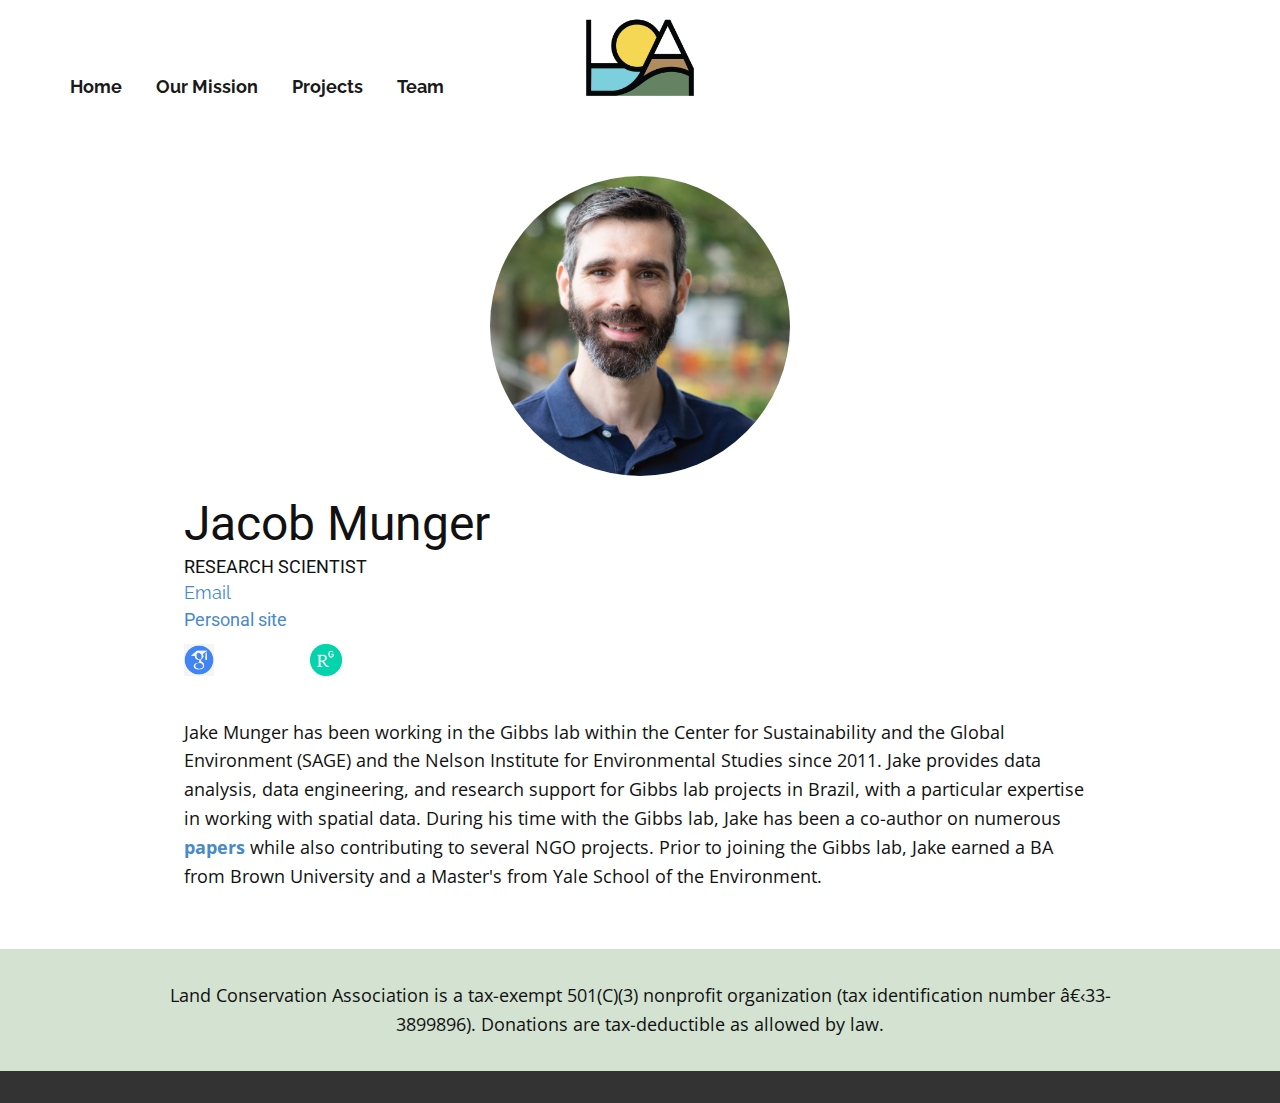
<file: jacob-munger.html>
<!DOCTYPE html>

<html style="font-size: 16px;" lang="en">

<head>

<meta name="viewport" content="width=device-width, initial-scale=1.0">

<meta charset="utf-8">

<meta name="keywords" content="">

<meta name="description" content="">

<title>jacob-munger</title>

<link rel="stylesheet" href="nicepage.css" media="screen">

<link rel="stylesheet" href="member_template.css" media="screen">

<script class="u-script" type="text/javascript" src="jquery.js" defer="">

</script>

<script class="u-script" type="text/javascript" src="nicepage.js" defer="">

</script>

<meta name="generator" content="Nicepage 7.12.8, nicepage.com">

<link id="u-page-google-font" rel="stylesheet" href="https://fonts.googleapis.com/css2?display=swap&amp;family=Roboto:ital,wght@0,100;0,200;0,300;0,400;0,500;0,600;0,700;0,800;0,900;1,100;1,200;1,300;1,400;1,500;1,600;1,700;1,800;1,900&amp;family=Open+Sans:ital,wght@0,300;0,400;0,500;0,600;0,700;0,800;1,300;1,400;1,500;1,600;1,700;1,800&amp;family=Raleway:ital,wght@0,100;0,200;0,300;0,400;0,500;0,600;0,700;0,800;0,900;1,100;1,200;1,300;1,400;1,500;1,600;1,700;1,800;1,900&amp;family=Montserrat:ital,wght@0,100;0,200;0,300;0,400;0,500;0,600;0,700;0,800;0,900;1,100;1,200;1,300;1,400;1,500;1,600;1,700;1,800;1,900">

<script type="application/ld+json"> { "@context": "http://schema.org", "@type": "Person", "name": "Jacob Munger", "jobTitle": "RESEARCH SCIENTIST", "affiliation": { "@type": "Organization", "name": "Land Conservation Association" }, "email": "munger@wisc.edu", "url": "https://gibbs-lab.wisc.edu/jacob-munger.html", "image": "images/jacob_munger_main.png", "sameAs": [ "", "", "https://scholar.google.com/citations?user=qaZzwHYAAAAJ&hl=en", "" ] }</script>

<meta name="theme-color" content="#478ac9">

<meta property="og:title" content="jacob-munger">

<meta property="og:description" content="">

<meta property="og:type" content="website">

<meta data-intl-tel-input-cdn-path="intlTelInput/">

</head>

<body data-path-to-root="./" data-include-products="false" class="u-body u-clearfix u-xl-mode" data-lang="en">

<header class="u-clearfix u-header u-sticky u-sticky-6d2c u-white u-header" id="header">

<nav class="u-align-left u-menu u-menu-one-level u-offcanvas u-menu-1" role="navigation" aria-label="Menu navigation">

<div class="menu-collapse u-custom-font u-font-raleway" style="font-size: 1.125rem; letter-spacing: 0px; font-weight: 700;">

<a class="u-button-style u-custom---border-color-var u-custom---border-hover-color-var u-custom---text-hover-color-var u-custom-active-border-color u-custom-border u-custom-border-color u-custom-borders u-custom-color u-custom-hover-border-color u-custom-left-right-menu-spacing u-custom-padding-bottom u-custom-text-active-color u-custom-text-color u-custom-text-hover-color u-custom-top-bottom-menu-spacing u-hamburger-link u-nav-link u-text-active-palette-1-base u-text-hover-palette-2-base" href="#" tabindex="-1" aria-label="Open menu" aria-controls="f0ae">

<svg class="u-svg-link" viewBox="0 0 24 24">

<use xlink:href="#menu-hamburger">

</use>

</svg>

<svg class="u-svg-content" version="1.1" id="menu-hamburger" viewBox="0 0 16 16" x="0px" y="0px" xmlns:xlink="http://www.w3.org/1999/xlink" xmlns="http://www.w3.org/2000/svg">

<g>

<rect y="1" width="16" height="2">

</rect>

<rect y="7" width="16" height="2">

</rect>

<rect y="13" width="16" height="2">

</rect>

</g>

</svg>

</a>

</div>

<div class="u-custom-menu u-nav-container">

<ul role="menubar" class="u-custom-font u-font-raleway u-nav u-spacing-30 u-unstyled u-nav-1">

<li role="none" class="u-nav-item">

<a role="menuitem" class="u-border-2 u-border-hover-color-var u-border-no-left u-border-no-right u-border-no-top u-button-style u-nav-link u-text-active-palette-3-light-1 u-text-grey-90 u-text-hover-black" href="./" style="--border-color-var: #000000; --border-hover-color-var: #d4e2d2; --text-hover-color-var: #d4e2d2; padding: 10px 0px;">Home</a>

</li>

<li role="none" class="u-nav-item">

<a role="menuitem" class="u-border-2 u-border-hover-color-var u-border-no-left u-border-no-right u-border-no-top u-button-style u-nav-link u-text-active-palette-3-light-1 u-text-grey-90 u-text-hover-black" href="Mission.html" style="--border-color-var: #000000; --border-hover-color-var: #d4e2d2; --text-hover-color-var: #d4e2d2; padding: 10px 0px;">Our Mission</a>

</li>

<li role="none" class="u-nav-item">

<a tabindex="-1" role="menuitem" class="u-border-2 u-border-hover-color-var u-border-no-left u-border-no-right u-border-no-top u-button-style u-nav-link u-text-active-palette-3-light-1 u-text-grey-90 u-text-hover-black" style="--border-color-var: #000000; --border-hover-color-var: #d4e2d2; --text-hover-color-var: #d4e2d2; padding: 10px 0px;">Projects</a>

</li>

<li role="none" class="u-nav-item">

<a role="menuitem" class="u-border-2 u-border-hover-color-var u-border-no-left u-border-no-right u-border-no-top u-button-style u-nav-link u-text-active-palette-3-light-1 u-text-grey-90 u-text-hover-black" href="Team.html" style="--border-color-var: #000000; --border-hover-color-var: #d4e2d2; --text-hover-color-var: #d4e2d2; padding: 10px 0px;">Team</a>

</li>

</ul>

</div>

<div class="u-custom-menu u-nav-container-collapse" id="f0ae" role="region" aria-label="Menu panel">

<div class="u-black u-container-style u-inner-container-layout u-opacity u-opacity-95 u-sidenav">

<div class="u-inner-container-layout u-sidenav-overflow">

<ul class="u-align-center u-nav u-popupmenu-items u-unstyled u-nav-2" role="menubar">

<li role="none" class="u-nav-item">

<a role="menuitem" class="u-button-style u-nav-link" href="./">Home</a>

</li>

<li role="none" class="u-nav-item">

<a role="menuitem" class="u-button-style u-nav-link" href="Mission.html">Our Mission</a>

</li>

<li role="none" class="u-nav-item">

<a tabindex="-1" role="menuitem" class="u-button-style u-nav-link">Projects</a>

</li>

<li role="none" class="u-nav-item">

<a role="menuitem" class="u-button-style u-nav-link" href="Team.html">Team</a>

</li>

</ul>

</div>

</div>

</div>

</nav>

<style class="u-sticky-style" data-style-id="6d2c">.u-sticky-fixed.u-sticky-6d2c:before, .u-body.u-sticky-fixed .u-sticky-6d2c:before { borders: top right bottom left !important }</style>

<img class="u-absolute-hcenter u-align-center u-expanded-height u-image u-image-contain u-image-default u-preserve-proportions u-image-1" src="images/logo_simple.png" alt="" data-image-width="800" data-image-height="668" data-href="./" data-page-id="19979288" title="Home">

</header>

<section class="u-clearfix u-section-1" id="sec-f950">

<div class="u-clearfix u-sheet u-sheet-1">

<img class="u-image u-image-circle u-preserve-proportions u-image-1" src="images/jacob_munger_main.png" alt="" data-image-width="800" data-image-height="800">

<h2 class="u-align-left u-text u-text-1">Jacob Munger</h2>

<h6 class="u-align-left u-text u-text-2">RESEARCH SCIENTIST</h6>

<h6 class="u-text u-text-3">

<a href="mailto:munger@wisc.edu" class="u-active-none u-border-none u-btn u-button-link u-button-style u-custom-font u-font-raleway u-hover-none u-none u-text-palette-1-base u-btn-1">Email</a>

</h6>

<h6 class="u-align-left u-text u-text-4">

<a class="u-active-none u-border-none u-btn u-button-link u-button-style u-hover-none u-none u-text-palette-1-base u-btn-2" href="https://gibbs-lab.wisc.edu/jacob-munger.html" target="_blank">Personal site</a>

</h6>

<div class="u-social-icons u-social-icons-1">

<a class="u-social-url" target="_blank" data-type="Custom" title="Google Scholar" href="https://scholar.google.com/citations?user=qaZzwHYAAAAJ&hl=en">

<span class="u-file-icon u-icon u-social-custom u-social-icon u-icon-1">

<img src="images/googlescholar1.png" alt="">

<a class="u-social-url" target="_blank" data-type="Custom" title="ResearchGate" href="https://www.researchgate.net/profile/Holly-Gibbs-3">

<span class="u-file-icon u-icon u-social-custom u-social-icon u-icon-3">

<img src="images/researchgate1.png" alt="">

</span>

</a>

</span>

</a>

</div>

<p class="u-text u-text-5">Jake Munger has been working in the Gibbs lab within the Center for Sustainability and the Global Environment (SAGE) and the Nelson Institute for Environmental Studies since 2011.  Jake provides data analysis, data engineering, and research support for Gibbs lab projects in Brazil, with a particular expertise in working with spatial data.  During his time with the Gibbs lab, Jake has been a co-author on numerous <b><a href="https://www.researchgate.net/profile/J-Munger">papers</a></b> while also contributing to several NGO projects. Prior to joining the Gibbs lab, Jake earned a BA from Brown University and a Master's from Yale School of the Environment.<br>

<br></p>

</div>

</section>

<footer class="u-align-center u-clearfix u-color-var u-container-align-center u-footer u-footer" id="footer">

<div class="u-clearfix u-sheet u-valign-middle-lg u-valign-middle-md u-valign-middle-xl u-valign-middle-xs u-sheet-1">

<p class="u-align-center u-text u-text-1">Land Conservation Association is a tax-exempt 501(C)(3) nonprofit organization (tax identification number â€‹33-3899896). Donations are tax-deductible as allowed by law.</p>

</div>

</footer>

<section class="u-backlink u-clearfix u-grey-80">

</section>

</body>

</html>
</file>
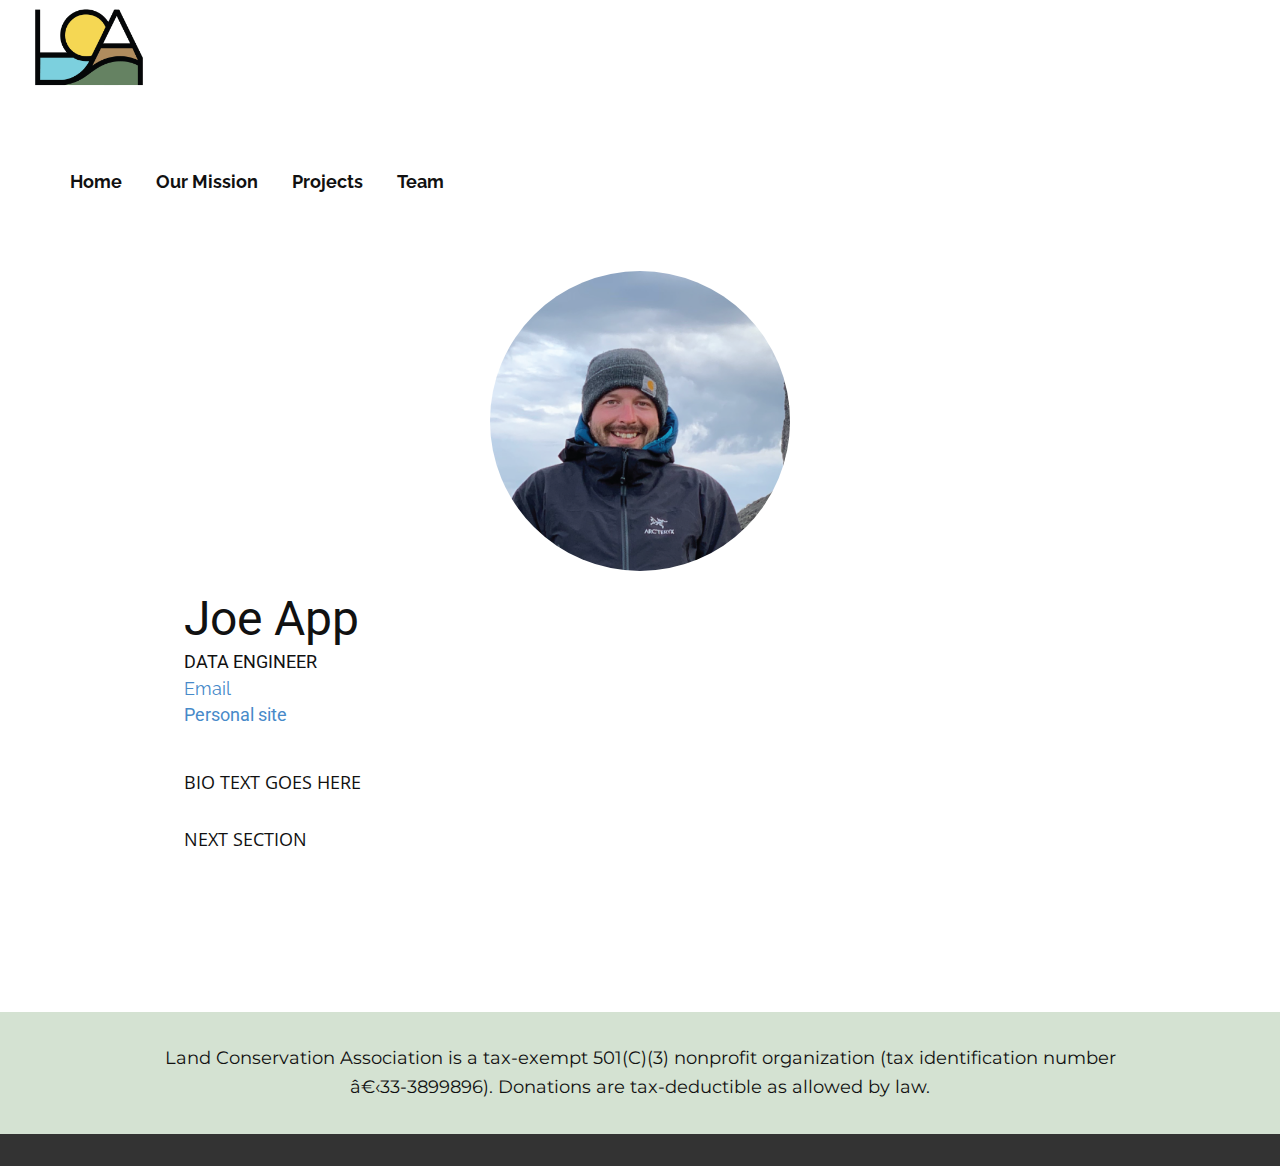
<file: joe-app.html>
<!DOCTYPE html>

<html style="font-size: 16px;" lang="en">

<head>

<meta name="viewport" content="width=device-width, initial-scale=1.0">

<meta charset="utf-8">
<link rel="icon" type="image/png" href="images/logo_simple.png">
<meta name="keywords" content="Joe App">

<meta name="description" content="">

<title>joe-app</title>

<link rel="stylesheet" href="nicepage.css" media="screen">

<link rel="stylesheet" href="member_template.css" media="screen">

<script class="u-script" type="text/javascript" src="jquery.js" defer="">

</script>

<script class="u-script" type="text/javascript" src="nicepage.js" defer="">

</script>

<meta name="generator" content="Nicepage 7.12.8, nicepage.com">

<link id="u-page-google-font" rel="stylesheet" href="https://fonts.googleapis.com/css2?display=swap&amp;family=Roboto:ital,wght@0,100;0,200;0,300;0,400;0,500;0,600;0,700;0,800;0,900;1,100;1,200;1,300;1,400;1,500;1,600;1,700;1,800;1,900&amp;family=Open+Sans:ital,wght@0,300;0,400;0,500;0,600;0,700;0,800;1,300;1,400;1,500;1,600;1,700;1,800&amp;family=Raleway:ital,wght@0,100;0,200;0,300;0,400;0,500;0,600;0,700;0,800;0,900;1,100;1,200;1,300;1,400;1,500;1,600;1,700;1,800;1,900&amp;family=Montserrat:ital,wght@0,100;0,200;0,300;0,400;0,500;0,600;0,700;0,800;0,900;1,100;1,200;1,300;1,400;1,500;1,600;1,700;1,800;1,900">

<script type="application/ld+json"> { "@context": "http://schema.org", "@type": "Person", "name": "Joe App", "jobTitle": "DATA ENGINEER", "affiliation": { "@type": "Organization", "name": "Land Conservation Association" }, "email": "app2@wisc.edu", "url": "https://gibbs-lab.wisc.edu/joe-app.html", "image": "images/joe_app_main.png", "sameAs": [ "", "", "", "" ] }</script>

<meta name="theme-color" content="#478ac9">

<meta property="og:title" content="member_template">

<meta property="og:description" content="">

<meta property="og:type" content="website">

<meta data-intl-tel-input-cdn-path="intlTelInput/">

</head>

<body data-path-to-root="./" data-include-products="false" class="u-body u-clearfix u-xl-mode" data-lang="en">

<header class="u-clearfix u-header u-sticky u-sticky-7c6d u-valign-bottom-lg u-valign-bottom-md u-valign-bottom-sm u-valign-bottom-xs u-white u-header" id="header">

<img class="custom-expanded u-align-center u-image u-image-contain u-image-default u-preserve-proportions u-image-1" src="images/logo_simple.png" alt="" data-image-width="800" data-image-height="668">

<nav class="u-menu u-menu-one-level u-offcanvas u-menu-1" role="navigation" aria-label="Menu navigation">

<div class="menu-collapse u-custom-font u-font-raleway" style="font-size: 1.125rem; letter-spacing: 0px; font-weight: 700;">

<a class="u-button-style u-custom---border-hover-color-var u-custom---text-active-color-var u-custom---text-hover-color-var u-custom-border u-custom-border-color u-custom-borders u-custom-hover-border-color u-custom-left-right-menu-spacing u-custom-padding-bottom u-custom-text-active-color u-custom-text-hover-color u-custom-top-bottom-menu-spacing u-hamburger-link u-nav-link u-text-active-palette-1-base u-text-hover-palette-2-base" href="#" tabindex="-1" aria-label="Open menu" aria-controls="c2d7">

<svg class="u-svg-link" viewBox="0 0 24 24">

<use xlink:href="#menu-hamburger">

</use>

</svg>

<svg class="u-svg-content" version="1.1" id="menu-hamburger" viewBox="0 0 16 16" x="0px" y="0px" xmlns:xlink="http://www.w3.org/1999/xlink" xmlns="http://www.w3.org/2000/svg">

<g>

<rect y="1" width="16" height="2">

</rect>

<rect y="7" width="16" height="2">

</rect>

<rect y="13" width="16" height="2">

</rect>

</g>

</svg>

</a>

</div>

<div class="u-custom-menu u-nav-container">

<ul class="u-custom-font u-font-raleway u-nav u-spacing-30 u-unstyled u-nav-1" role="menubar">

<li role="none" class="u-nav-item">

<a role="menuitem" class="u-border-2 u-border-hover-color-var u-border-no-left u-border-no-right u-border-no-top u-button-style u-nav-link u-text-active-color-var u-text-hover-black" href="./" style="--border-hover-color-var: #d4e2d2; --text-hover-color-var: #d4e2d2; --text-active-color-var: #f5d653; padding: 10px 0px;">Home</a>

</li>

<li role="none" class="u-nav-item">

<a role="menuitem" class="u-border-2 u-border-hover-color-var u-border-no-left u-border-no-right u-border-no-top u-button-style u-nav-link u-text-active-color-var u-text-hover-black" href="Mission.html" style="--border-hover-color-var: #d4e2d2; --text-hover-color-var: #d4e2d2; --text-active-color-var: #f5d653; padding: 10px 0px;">Our Mission</a>

</li>

<li role="none" class="u-nav-item">

<a role="menuitem" class="u-border-2 u-border-hover-color-var u-border-no-left u-border-no-right u-border-no-top u-button-style u-nav-link u-text-active-color-var u-text-hover-black" href="Projects.html" style="--border-hover-color-var: #d4e2d2; --text-hover-color-var: #d4e2d2; --text-active-color-var: #f5d653; padding: 10px 0px;">Projects</a>

</li>

<li role="none" class="u-nav-item">

<a role="menuitem" class="u-border-2 u-border-hover-color-var u-border-no-left u-border-no-right u-border-no-top u-button-style u-nav-link u-text-active-color-var u-text-hover-black" href="Team.html" style="--border-hover-color-var: #d4e2d2; --text-hover-color-var: #d4e2d2; --text-active-color-var: #f5d653; padding: 10px 0px;">Team</a>

</li>

</ul>

</div>

<div class="u-custom-menu u-nav-container-collapse" id="c2d7" role="region" aria-label="Menu panel">

<div class="u-black u-container-style u-inner-container-layout u-opacity u-opacity-95 u-sidenav">

<div class="u-inner-container-layout u-sidenav-overflow">

<ul class="u-align-center u-nav u-popupmenu-items u-unstyled u-nav-2" role="menubar">

<li role="none" class="u-nav-item">

<a role="menuitem" class="u-button-style u-nav-link" href="./">Home</a>

</li>

<li role="none" class="u-nav-item">

<a role="menuitem" class="u-button-style u-nav-link" href="Mission.html">Our Mission</a>

</li>

<li role="none" class="u-nav-item">

<a role="menuitem" class="u-button-style u-nav-link" href="Projects.html">Projects</a>

</li>

<li role="none" class="u-nav-item">

<a role="menuitem" class="u-button-style u-nav-link" href="Team.html">Team</a>

</li>

</ul>

</div>

</div>

</div>

</nav>

</header>

<section class="u-clearfix u-section-1" id="sec-ec48">

<div class="u-clearfix u-sheet u-sheet-1">

<img class="u-image u-image-circle u-preserve-proportions u-image-1" src="images/joe-app-main.png" alt="" data-image-width="800" data-image-height="800">

<h2 class="u-align-left u-text u-text-1">Joe App</h2>

<h6 class="u-align-left u-text u-text-2">DATA ENGINEER</h6>

<h6 class="u-text u-text-3">

<a href="mailto:hkgibbs@wisc.edu" class="u-active-none u-border-none u-btn u-button-link u-button-style u-custom-font u-font-raleway u-hover-none u-none u-text-palette-1-base u-btn-1">Email</a>

</h6>

<h6 class="u-align-left u-text u-text-4">

<a class="u-active-none u-border-none u-btn u-button-link u-button-style u-hover-none u-none u-text-palette-1-base u-btn-2" href="personal-stie-var" target="_blank">Personal site</a>

</h6>

<p class="u-align-left u-text u-text-5">BIO TEXT GOES HERE<br>

<br>NEXT SECTION </p>

</div>

</section>

<footer class="u-align-center u-clearfix u-color-var u-container-align-center u-container-align-center-xl u-footer u-footer" id="footer">

<div class="u-clearfix u-sheet u-sheet-1">

<p class="u-align-center u-custom-font u-font-montserrat u-text u-text-1"> Land Conservation Association is a tax-exempt 501(C)(3) nonprofit organization (tax identification number â€‹33-3899896). Donations are tax-deductible as allowed by law.</p>

</div>

</footer>

<section class="u-backlink u-clearfix u-grey-80">

</section>

</body>

</html>
</file>
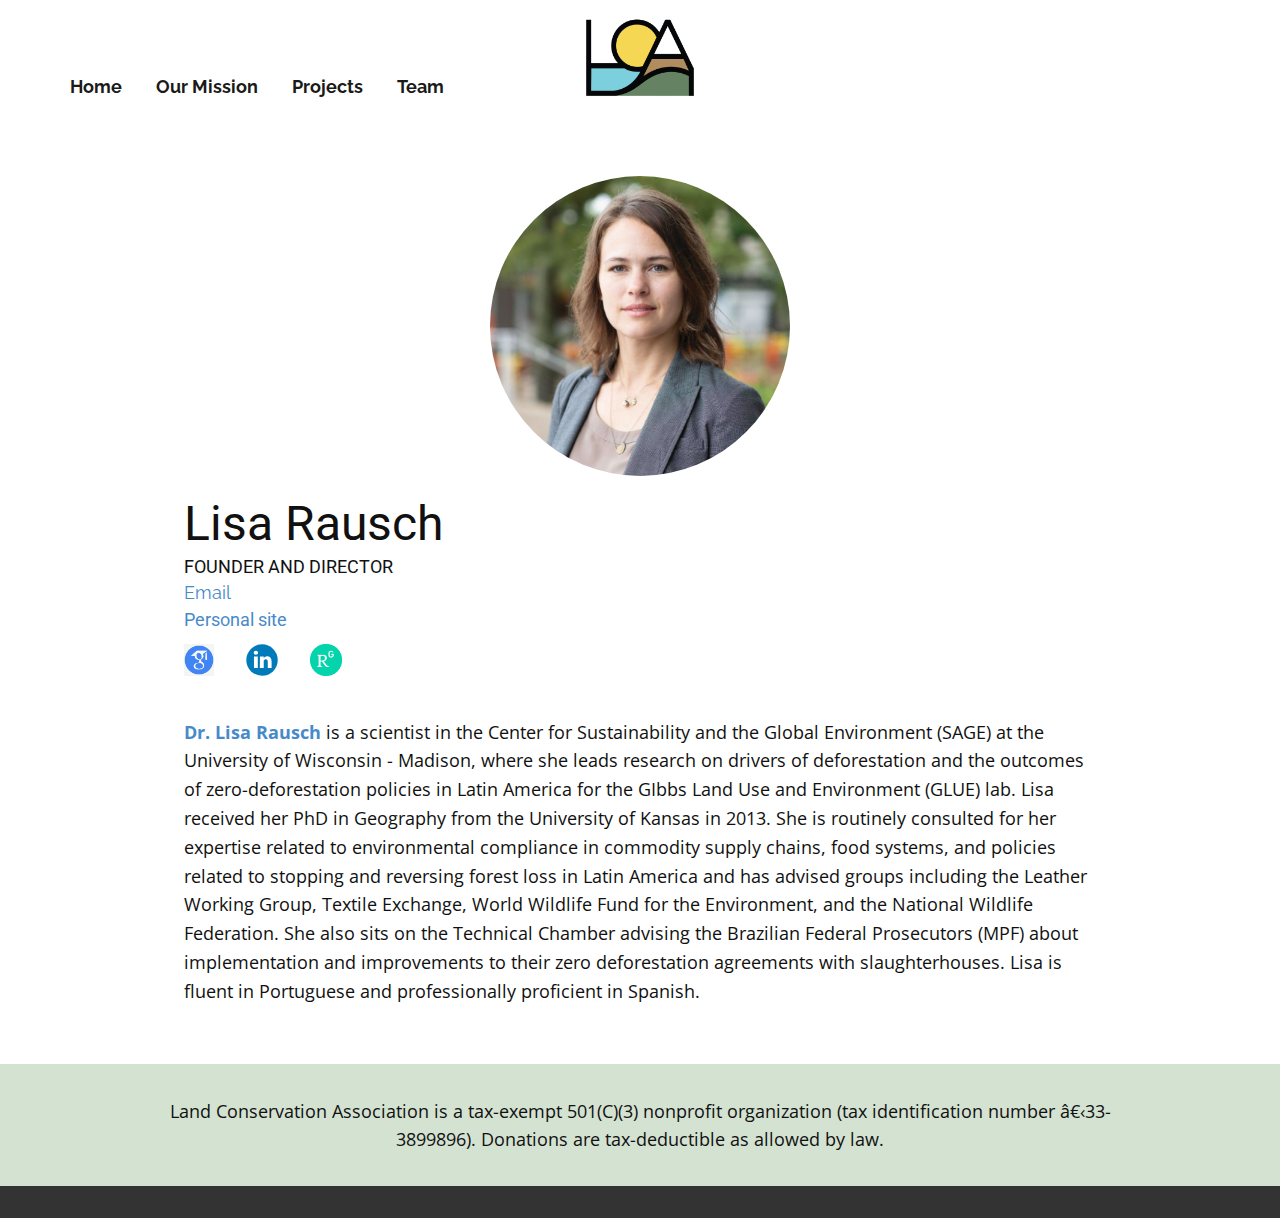
<file: lisa-rausch.html>
<!DOCTYPE html>

<html style="font-size: 16px;" lang="en">

<head>

<meta name="viewport" content="width=device-width, initial-scale=1.0">

<meta charset="utf-8">

<meta name="keywords" content="">

<meta name="description" content="">

<title>lisa-rausch</title>

<link rel="stylesheet" href="nicepage.css" media="screen">

<link rel="stylesheet" href="member_template.css" media="screen">

<script class="u-script" type="text/javascript" src="jquery.js" defer="">

</script>

<script class="u-script" type="text/javascript" src="nicepage.js" defer="">

</script>

<meta name="generator" content="Nicepage 7.12.8, nicepage.com">

<link id="u-page-google-font" rel="stylesheet" href="https://fonts.googleapis.com/css2?display=swap&amp;family=Roboto:ital,wght@0,100;0,200;0,300;0,400;0,500;0,600;0,700;0,800;0,900;1,100;1,200;1,300;1,400;1,500;1,600;1,700;1,800;1,900&amp;family=Open+Sans:ital,wght@0,300;0,400;0,500;0,600;0,700;0,800;1,300;1,400;1,500;1,600;1,700;1,800&amp;family=Raleway:ital,wght@0,100;0,200;0,300;0,400;0,500;0,600;0,700;0,800;0,900;1,100;1,200;1,300;1,400;1,500;1,600;1,700;1,800;1,900&amp;family=Montserrat:ital,wght@0,100;0,200;0,300;0,400;0,500;0,600;0,700;0,800;0,900;1,100;1,200;1,300;1,400;1,500;1,600;1,700;1,800;1,900">

<script type="application/ld+json"> { "@context": "http://schema.org", "@type": "Person", "name": "Lisa Rausch", "jobTitle": "FOUNDER AND DIRECTOR", "affiliation": { "@type": "Organization", "name": "Land Conservation Association" }, "email": "llrausch@gmail.com", "url": "https://gibbs-lab.wisc.edu/lisa-rausch.html", "image": "images/lisa_rausch_main.jpg", "sameAs": [ "https://www.linkedin.com/in/lisarausch", "https://www.researchgate.net/profile/Lisa-Rausch-3?_sg=YVf2C_pvQohTCd_oPeERpyGSk9MnjVCz6S4aRxDKGnmPO3rXAe_lJeMlGZp5QhdDvVsbyG-rrmwU6ls&_tp=eyJjb250ZXh0Ijp7ImZpcnN0UGFnZSI6Il9kaXJlY3QiLCJwYWdlIjoiX2RpcmVjdCJ9fQ", "https://scholar.google.com/citations?hl=en&user=73h07lsAAAAJ", "" ] }</script>

<meta name="theme-color" content="#478ac9">

<meta property="og:title" content="lisa-rausch">

<meta property="og:description" content="">

<meta property="og:type" content="website">

<meta data-intl-tel-input-cdn-path="intlTelInput/">

</head>

<body data-path-to-root="./" data-include-products="false" class="u-body u-clearfix u-xl-mode" data-lang="en">

<header class="u-clearfix u-header u-sticky u-sticky-6d2c u-white u-header" id="header">

<nav class="u-align-left u-menu u-menu-one-level u-offcanvas u-menu-1" role="navigation" aria-label="Menu navigation">

<div class="menu-collapse u-custom-font u-font-raleway" style="font-size: 1.125rem; letter-spacing: 0px; font-weight: 700;">

<a class="u-button-style u-custom---border-color-var u-custom---border-hover-color-var u-custom---text-hover-color-var u-custom-active-border-color u-custom-border u-custom-border-color u-custom-borders u-custom-color u-custom-hover-border-color u-custom-left-right-menu-spacing u-custom-padding-bottom u-custom-text-active-color u-custom-text-color u-custom-text-hover-color u-custom-top-bottom-menu-spacing u-hamburger-link u-nav-link u-text-active-palette-1-base u-text-hover-palette-2-base" href="#" tabindex="-1" aria-label="Open menu" aria-controls="f0ae">

<svg class="u-svg-link" viewBox="0 0 24 24">

<use xlink:href="#menu-hamburger">

</use>

</svg>

<svg class="u-svg-content" version="1.1" id="menu-hamburger" viewBox="0 0 16 16" x="0px" y="0px" xmlns:xlink="http://www.w3.org/1999/xlink" xmlns="http://www.w3.org/2000/svg">

<g>

<rect y="1" width="16" height="2">

</rect>

<rect y="7" width="16" height="2">

</rect>

<rect y="13" width="16" height="2">

</rect>

</g>

</svg>

</a>

</div>

<div class="u-custom-menu u-nav-container">

<ul role="menubar" class="u-custom-font u-font-raleway u-nav u-spacing-30 u-unstyled u-nav-1">

<li role="none" class="u-nav-item">

<a role="menuitem" class="u-border-2 u-border-hover-color-var u-border-no-left u-border-no-right u-border-no-top u-button-style u-nav-link u-text-active-palette-3-light-1 u-text-grey-90 u-text-hover-black" href="./" style="--border-color-var: #000000; --border-hover-color-var: #d4e2d2; --text-hover-color-var: #d4e2d2; padding: 10px 0px;">Home</a>

</li>

<li role="none" class="u-nav-item">

<a role="menuitem" class="u-border-2 u-border-hover-color-var u-border-no-left u-border-no-right u-border-no-top u-button-style u-nav-link u-text-active-palette-3-light-1 u-text-grey-90 u-text-hover-black" href="Mission.html" style="--border-color-var: #000000; --border-hover-color-var: #d4e2d2; --text-hover-color-var: #d4e2d2; padding: 10px 0px;">Our Mission</a>

</li>

<li role="none" class="u-nav-item">

<a tabindex="-1" role="menuitem" class="u-border-2 u-border-hover-color-var u-border-no-left u-border-no-right u-border-no-top u-button-style u-nav-link u-text-active-palette-3-light-1 u-text-grey-90 u-text-hover-black" style="--border-color-var: #000000; --border-hover-color-var: #d4e2d2; --text-hover-color-var: #d4e2d2; padding: 10px 0px;">Projects</a>

</li>

<li role="none" class="u-nav-item">

<a role="menuitem" class="u-border-2 u-border-hover-color-var u-border-no-left u-border-no-right u-border-no-top u-button-style u-nav-link u-text-active-palette-3-light-1 u-text-grey-90 u-text-hover-black" href="Team.html" style="--border-color-var: #000000; --border-hover-color-var: #d4e2d2; --text-hover-color-var: #d4e2d2; padding: 10px 0px;">Team</a>

</li>

</ul>

</div>

<div class="u-custom-menu u-nav-container-collapse" id="f0ae" role="region" aria-label="Menu panel">

<div class="u-black u-container-style u-inner-container-layout u-opacity u-opacity-95 u-sidenav">

<div class="u-inner-container-layout u-sidenav-overflow">

<ul class="u-align-center u-nav u-popupmenu-items u-unstyled u-nav-2" role="menubar">

<li role="none" class="u-nav-item">

<a role="menuitem" class="u-button-style u-nav-link" href="./">Home</a>

</li>

<li role="none" class="u-nav-item">

<a role="menuitem" class="u-button-style u-nav-link" href="Mission.html">Our Mission</a>

</li>

<li role="none" class="u-nav-item">

<a tabindex="-1" role="menuitem" class="u-button-style u-nav-link">Projects</a>

</li>

<li role="none" class="u-nav-item">

<a role="menuitem" class="u-button-style u-nav-link" href="Team.html">Team</a>

</li>

</ul>

</div>

</div>

</div>

</nav>

<style class="u-sticky-style" data-style-id="6d2c">.u-sticky-fixed.u-sticky-6d2c:before, .u-body.u-sticky-fixed .u-sticky-6d2c:before { borders: top right bottom left !important }</style>

<img class="u-absolute-hcenter u-align-center u-expanded-height u-image u-image-contain u-image-default u-preserve-proportions u-image-1" src="images/logo_simple.png" alt="" data-image-width="800" data-image-height="668" data-href="./" data-page-id="19979288" title="Home">

</header>

<section class="u-clearfix u-section-1" id="sec-f950">

<div class="u-clearfix u-sheet u-sheet-1">

<img class="u-image u-image-circle u-preserve-proportions u-image-1" src="images/lisa_rausch_main.jpg" alt="" data-image-width="800" data-image-height="800">

<h2 class="u-align-left u-text u-text-1">Lisa Rausch</h2>

<h6 class="u-align-left u-text u-text-2">FOUNDER AND DIRECTOR</h6>

<h6 class="u-text u-text-3">

<a href="mailto:llrausch@gmail.com" class="u-active-none u-border-none u-btn u-button-link u-button-style u-custom-font u-font-raleway u-hover-none u-none u-text-palette-1-base u-btn-1">Email</a>

</h6>

<h6 class="u-align-left u-text u-text-4">

<a class="u-active-none u-border-none u-btn u-button-link u-button-style u-hover-none u-none u-text-palette-1-base u-btn-2" href="https://gibbs-lab.wisc.edu/lisa-rausch.html" target="_blank">Personal site</a>

</h6>

<div class="u-social-icons u-social-icons-1">

<a class="u-social-url" target="_blank" data-type="Custom" title="Google Scholar" href="https://scholar.google.com/citations?hl=en&user=73h07lsAAAAJ">

<span class="u-file-icon u-icon u-social-custom u-social-icon u-icon-1">

<img src="images/googlescholar1.png" alt="">

</span>

</a>

<a class="u-social-url" target="_blank" data-type="LinkedIn" title="LinkedIn" href="https://www.linkedin.com/in/lisarausch">

<span class="u-icon u-social-icon u-social-linkedin u-icon-2">

<svg class="u-svg-link" preserveAspectRatio="xMidYMin slice" viewBox="0 0 112 112" style="">

<use xlink:href="#svg-72e7">

</use>

</svg>

<svg class="u-svg-content" viewBox="0 0 112 112" x="0" y="0" id="svg-72e7">

<circle fill="currentColor" cx="56.1" cy="56.1" r="55">

</circle>

<path fill="#FFFFFF" d="M41.3,83.7H27.9V43.4h13.4V83.7z M34.6,37.9L34.6,37.9c-4.6,0-7.5-3.1-7.5-7c0-4,3-7,7.6-7s7.4,3,7.5,7 C42.2,34.8,39.2,37.9,34.6,37.9z M89.6,83.7H76.2V62.2c0-5.4-1.9-9.1-6.8-9.1c-3.7,0-5.9,2.5-6.9,4.9c-0.4,0.9-0.4,2.1-0.4,3.3v22.5 H48.7c0,0,0.2-36.5,0-40.3h13.4v5.7c1.8-2.7,5-6.7,12.1-6.7c8.8,0,15.4,5.8,15.4,18.1V83.7z">

</path>

</svg>

</span>

</a>

<a class="u-social-url" target="_blank" data-type="Custom" title="ResearchGate" href="https://www.researchgate.net/profile/Lisa-Rausch-3?_sg=YVf2C_pvQohTCd_oPeERpyGSk9MnjVCz6S4aRxDKGnmPO3rXAe_lJeMlGZp5QhdDvVsbyG-rrmwU6ls&_tp=eyJjb250ZXh0Ijp7ImZpcnN0UGFnZSI6Il9kaXJlY3QiLCJwYWdlIjoiX2RpcmVjdCJ9fQ">

<span class="u-file-icon u-icon u-social-custom u-social-icon u-icon-3">

<img src="images/researchgate1.png" alt="">

</span>

</a>

</div>

<p class="u-text u-text-5"><b><a href="https://gibbs-lab.wisc.edu/lisa-rausch.html">Dr. Lisa Rausch</a></b> is a scientist in the Center for Sustainability and the Global Environment (SAGE) at the University of Wisconsin - Madison, where she leads research on drivers of deforestation and the outcomes of zero-deforestation policies in Latin America for the GIbbs Land Use and Environment (GLUE) lab. Lisa received her PhD in Geography from the University of Kansas in 2013. She is routinely consulted for her expertise related to environmental compliance in commodity supply chains, food systems, and policies related to stopping and reversing forest loss in Latin America and has advised groups including the Leather Working Group, Textile Exchange, World Wildlife Fund for the Environment, and the National Wildlife Federation. She also sits on the Technical Chamber advising the Brazilian Federal Prosecutors (MPF) about implementation and improvements to their zero deforestation agreements with slaughterhouses. Lisa is fluent in Portuguese and professionally proficient in Spanish. <br>

<br></p>

</div>

</section>

<footer class="u-align-center u-clearfix u-color-var u-container-align-center u-footer u-footer" id="footer">

<div class="u-clearfix u-sheet u-valign-middle-lg u-valign-middle-md u-valign-middle-xl u-valign-middle-xs u-sheet-1">

<p class="u-align-center u-text u-text-1">Land Conservation Association is a tax-exempt 501(C)(3) nonprofit organization (tax identification number â€‹33-3899896). Donations are tax-deductible as allowed by law.</p>

</div>

</footer>

<section class="u-backlink u-clearfix u-grey-80">

</section>

</body>

</html>
</file>
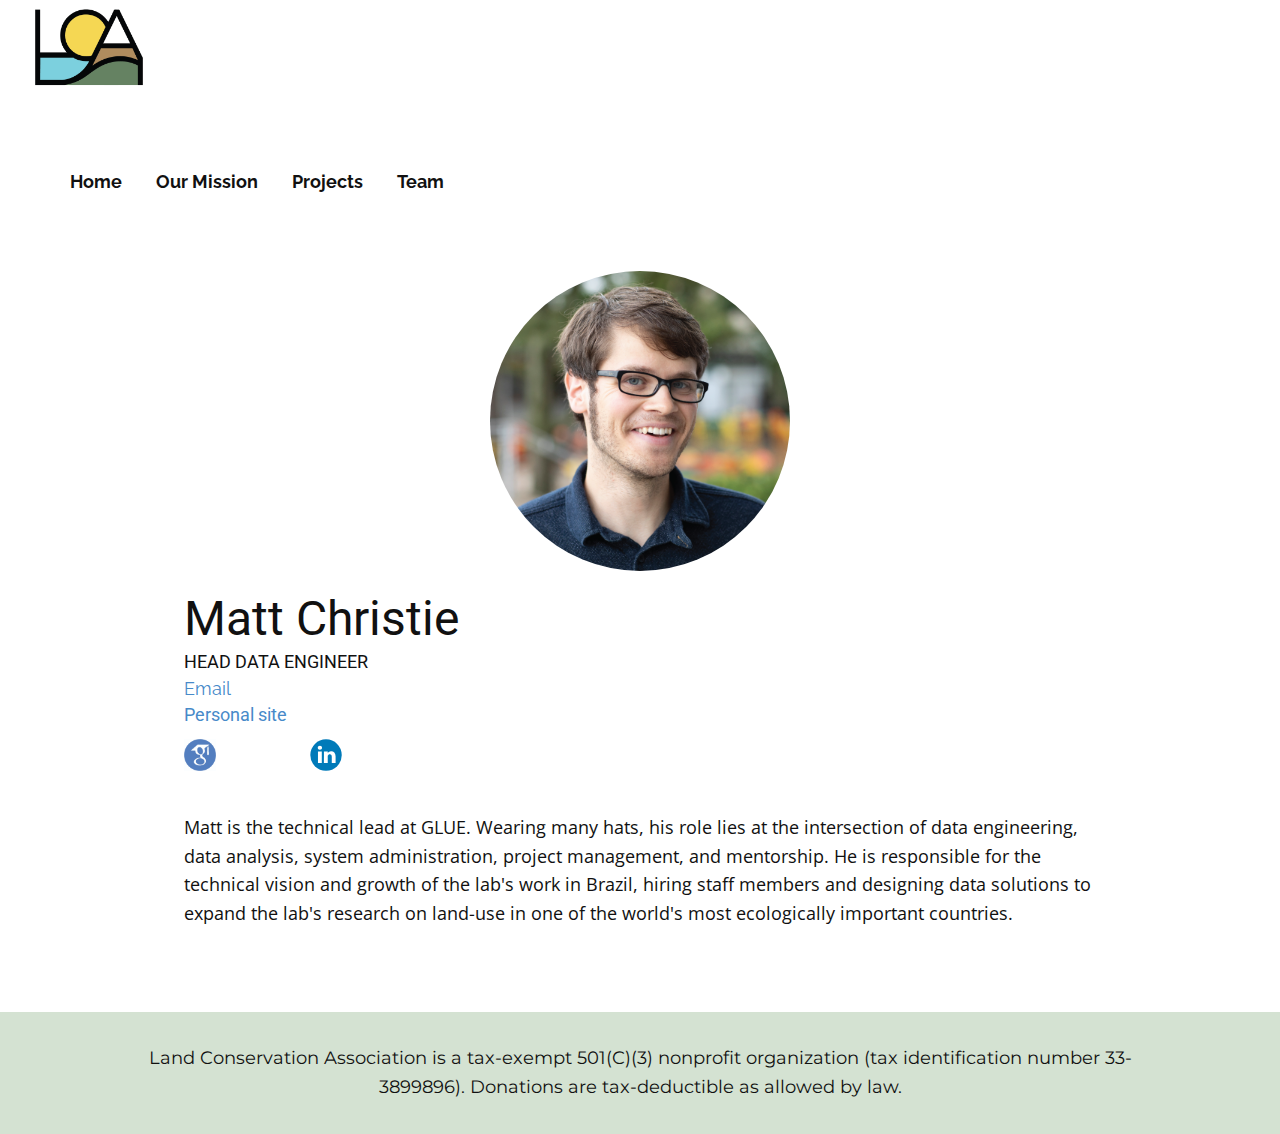
<file: matt-christie.html>
<!DOCTYPE html>

<html style="font-size: 16px;" lang="en">

<head>

<meta name="viewport" content="width=device-width, initial-scale=1.0">

<meta charset="utf-8">

<link rel="icon" type="image/png" href="images/logo_simple.png">

<meta name="keywords" content="Matt Christie">

<meta name="description" content="">

<title>matt-christie</title>

<link rel="stylesheet" href="nicepage.css" media="screen">

<link rel="stylesheet" href="member_template.css" media="screen">

<script class="u-script" type="text/javascript" src="jquery.js" defer="">

</script>

<script class="u-script" type="text/javascript" src="nicepage.js" defer="">

</script>

<link id="u-page-google-font" rel="stylesheet" href="https://fonts.googleapis.com/css2?display=swap&amp;family=Roboto:ital,wght@0,100;0,200;0,300;0,400;0,500;0,600;0,700;0,800;0,900;1,100;1,200;1,300;1,400;1,500;1,600;1,700;1,800;1,900&amp;family=Open+Sans:ital,wght@0,300;0,400;0,500;0,600;0,700;0,800;1,300;1,400;1,500;1,600;1,700;1,800&amp;family=Raleway:ital,wght@0,100;0,200;0,300;0,400;0,500;0,600;0,700;0,800;0,900;1,100;1,200;1,300;1,400;1,500;1,600;1,700;1,800;1,900&amp;family=Montserrat:ital,wght@0,100;0,200;0,300;0,400;0,500;0,600;0,700;0,800;0,900;1,100;1,200;1,300;1,400;1,500;1,600;1,700;1,800;1,900">

<script type="application/ld+json"> { "@context": "http://schema.org", "@type": "Person", "name": "Matt Christie", "jobTitle": "HEAD DATA ENGINEER", "affiliation": { "@type": "Organization", "name": "Land Conservation Association" }, "email": "christiemj09@gmail.com", "url": "https://gibbs-lab.wisc.edu/matt-christie.html", "image": "images/matt-christie-main.png", "sameAs": [ "https://www.linkedin.com/in/mjchristie", "", "https://scholar.google.com/citations?user=VW2e2CIAAAAJ&hl=en", "" ] }</script>

<meta name="theme-color" content="#478ac9">

<meta property="og:title" content="member_template">

<meta property="og:description" content="">

<meta property="og:type" content="website">

<meta data-intl-tel-input-cdn-path="intlTelInput/">

</head>

<body data-path-to-root="./" data-include-products="false" class="u-body u-clearfix u-xl-mode" data-lang="en">

<header class="u-clearfix u-header u-sticky u-sticky-7c6d u-valign-bottom-sm u-white u-header" id="header">

<a href="index.html">
  <img class="custom-expanded u-align-center u-image u-image-contain u-image-default u-preserve-proportions u-image-1" 
       src="images/logo_simple.png" 
       alt="Home" 
       data-image-width="800" 
       data-image-height="668">
</a>

<nav class="u-menu u-menu-one-level u-offcanvas u-menu-1" role="navigation" aria-label="Menu navigation">

<div class="menu-collapse u-custom-font u-font-raleway" style="font-size: 1.125rem; letter-spacing: 0px; font-weight: 700;">

<a class="u-button-style u-custom---border-hover-color-var u-custom---text-active-color-var u-custom---text-hover-color-var u-custom-border u-custom-border-color u-custom-borders u-custom-hover-border-color u-custom-left-right-menu-spacing u-custom-padding-bottom u-custom-text-active-color u-custom-text-hover-color u-custom-top-bottom-menu-spacing u-hamburger-link u-nav-link u-text-active-palette-1-base u-text-hover-palette-2-base" href="#" tabindex="-1" aria-label="Open menu" aria-controls="c2d7">

<svg class="u-svg-link" viewBox="0 0 24 24">

<use xlink:href="#menu-hamburger">

</use>

</svg>

<svg class="u-svg-content" version="1.1" id="menu-hamburger" viewBox="0 0 16 16" x="0px" y="0px" xmlns:xlink="http://www.w3.org/1999/xlink" xmlns="http://www.w3.org/2000/svg">

<g>

<rect y="1" width="16" height="2">

</rect>

<rect y="7" width="16" height="2">

</rect>

<rect y="13" width="16" height="2">

</rect>

</g>

</svg>

</a>

</div>

<div class="u-custom-menu u-nav-container">

<ul class="u-custom-font u-font-raleway u-nav u-spacing-30 u-unstyled u-nav-1" role="menubar">

<li role="none" class="u-nav-item">

<a role="menuitem" class="u-border-2 u-border-hover-color-var u-border-no-left u-border-no-right u-border-no-top u-button-style u-nav-link u-text-active-color-var u-text-hover-black" href="./" style="--border-hover-color-var: #d4e2d2; --text-hover-color-var: #d4e2d2; --text-active-color-var: #f5d653; padding: 10px 0px;">Home</a>

</li>

<li role="none" class="u-nav-item">

<a role="menuitem" class="u-border-2 u-border-hover-color-var u-border-no-left u-border-no-right u-border-no-top u-button-style u-nav-link u-text-active-color-var u-text-hover-black" href="Mission.html" style="--border-hover-color-var: #d4e2d2; --text-hover-color-var: #d4e2d2; --text-active-color-var: #f5d653; padding: 10px 0px;">Our Mission</a>

</li>

<li role="none" class="u-nav-item">

<a role="menuitem" class="u-border-2 u-border-hover-color-var u-border-no-left u-border-no-right u-border-no-top u-button-style u-nav-link u-text-active-color-var u-text-hover-black" href="Projects.html" style="--border-hover-color-var: #d4e2d2; --text-hover-color-var: #d4e2d2; --text-active-color-var: #f5d653; padding: 10px 0px;">Projects</a>

</li>

<li role="none" class="u-nav-item">

<a role="menuitem" class="u-border-2 u-border-hover-color-var u-border-no-left u-border-no-right u-border-no-top u-button-style u-nav-link u-text-active-color-var u-text-hover-black" href="Team.html" style="--border-hover-color-var: #d4e2d2; --text-hover-color-var: #d4e2d2; --text-active-color-var: #f5d653; padding: 10px 0px;">Team</a>

</li>

</ul>

</div>

<div class="u-custom-menu u-nav-container-collapse" id="c2d7" role="region" aria-label="Menu panel">

<div class="u-black u-container-style u-inner-container-layout u-opacity u-opacity-95 u-sidenav">

<div class="u-inner-container-layout u-sidenav-overflow">

<ul class="u-align-center u-nav u-popupmenu-items u-unstyled u-nav-2" role="menubar">

<li role="none" class="u-nav-item">

<a role="menuitem" class="u-button-style u-nav-link" href="./">Home</a>

</li>

<li role="none" class="u-nav-item">

<a role="menuitem" class="u-button-style u-nav-link" href="Mission.html">Our Mission</a>

</li>

<li role="none" class="u-nav-item">

<a role="menuitem" class="u-button-style u-nav-link" href="Projects.html">Projects</a>

</li>

<li role="none" class="u-nav-item">

<a role="menuitem" class="u-button-style u-nav-link" href="Team.html">Team</a>

</li>

</ul>

</div>

</div>

</div>

</nav>

</header>

<section class="u-clearfix u-section-1" id="sec-ec48">

<div class="u-clearfix u-sheet u-sheet-1">

<img class="u-image u-image-circle u-preserve-proportions u-image-1" src="images/matt-christie-main.png" alt="" data-image-width="800" data-image-height="800">

<h2 class="u-align-left u-text u-text-1">Matt Christie</h2>

<h6 class="u-align-left u-text u-text-2">HEAD DATA ENGINEER</h6>

<h6 class="u-text u-text-3">

<a href="mailto:christiemj09@gmail.com" class="u-active-none u-border-none u-btn u-button-link u-button-style u-custom-font u-font-raleway u-hover-none u-none u-text-palette-1-base u-btn-1">Email</a>

</h6>

<h6 class="u-align-left u-text u-text-4">

<a class="u-active-none u-border-none u-btn u-button-link u-button-style u-hover-none u-none u-text-palette-1-base u-btn-2" href="https://gibbs-lab.wisc.edu/matt-christie.html" target="_blank">Personal site</a>

</h6>

<div class="u-social-icons u-social-icons-1">

<a class="u-social-url" target="_blank" data-type="Custom" title="Google Scholar" href="https://scholar.google.com/citations?user=VW2e2CIAAAAJ&hl=en">

<span class="u-file-icon u-icon u-social-custom u-social-icon u-icon-1">

<img src="images/googlescholar1.jpg" alt="">

</span>

</a>

<a class="u-social-url" target="_blank" data-type="LinkedIn" title="LinkedIn" href="https://www.linkedin.com/in/mjchristie">

<span class="u-icon u-social-icon u-social-linkedin u-icon-2">

<svg class="u-svg-link" preserveAspectRatio="xMidYMin slice" viewBox="0 0 112 112" style="">

<use xlink:href="#svg-72e7">

</use>

</svg>

<svg class="u-svg-content" viewBox="0 0 112 112" x="0" y="0" id="svg-72e7">

<circle fill="currentColor" cx="56.1" cy="56.1" r="55">

</circle>

<path fill="#FFFFFF" d="M41.3,83.7H27.9V43.4h13.4V83.7z M34.6,37.9L34.6,37.9c-4.6,0-7.5-3.1-7.5-7c0-4,3-7,7.6-7s7.4,3,7.5,7 C42.2,34.8,39.2,37.9,34.6,37.9z M89.6,83.7H76.2V62.2c0-5.4-1.9-9.1-6.8-9.1c-3.7,0-5.9,2.5-6.9,4.9c-0.4,0.9-0.4,2.1-0.4,3.3v22.5 H48.7c0,0,0.2-36.5,0-40.3h13.4v5.7c1.8-2.7,5-6.7,12.1-6.7c8.8,0,15.4,5.8,15.4,18.1V83.7z">

</path>

</svg>

</span>

</a>

</div>

<p class="u-align-left u-text u-text-5">

Matt is the technical lead at GLUE. Wearing many hats, his role lies at the intersection of data engineering, data analysis, system administration, project management, and mentorship. He is responsible for the technical vision and growth of the lab's work in Brazil, hiring staff members and designing data solutions to expand the lab's research on land-use in one of the world's most ecologically important countries.<br>

</p>

</div>

</section>

<footer class="u-align-center u-clearfix u-color-var u-container-align-center u-container-align-center-xl u-footer u-footer" id="footer">

<div class="u-clearfix u-sheet u-sheet-1">

<p class="u-align-center u-custom-font u-font-montserrat u-text u-text-1"> Land Conservation Association is a tax-e​xempt 501(C)(3) nonprofit organization (tax identification number ​33-3899896). Donations are tax-deductible as allowed by law.</p>

</div>

</footer>

</body>

</html>
</file>
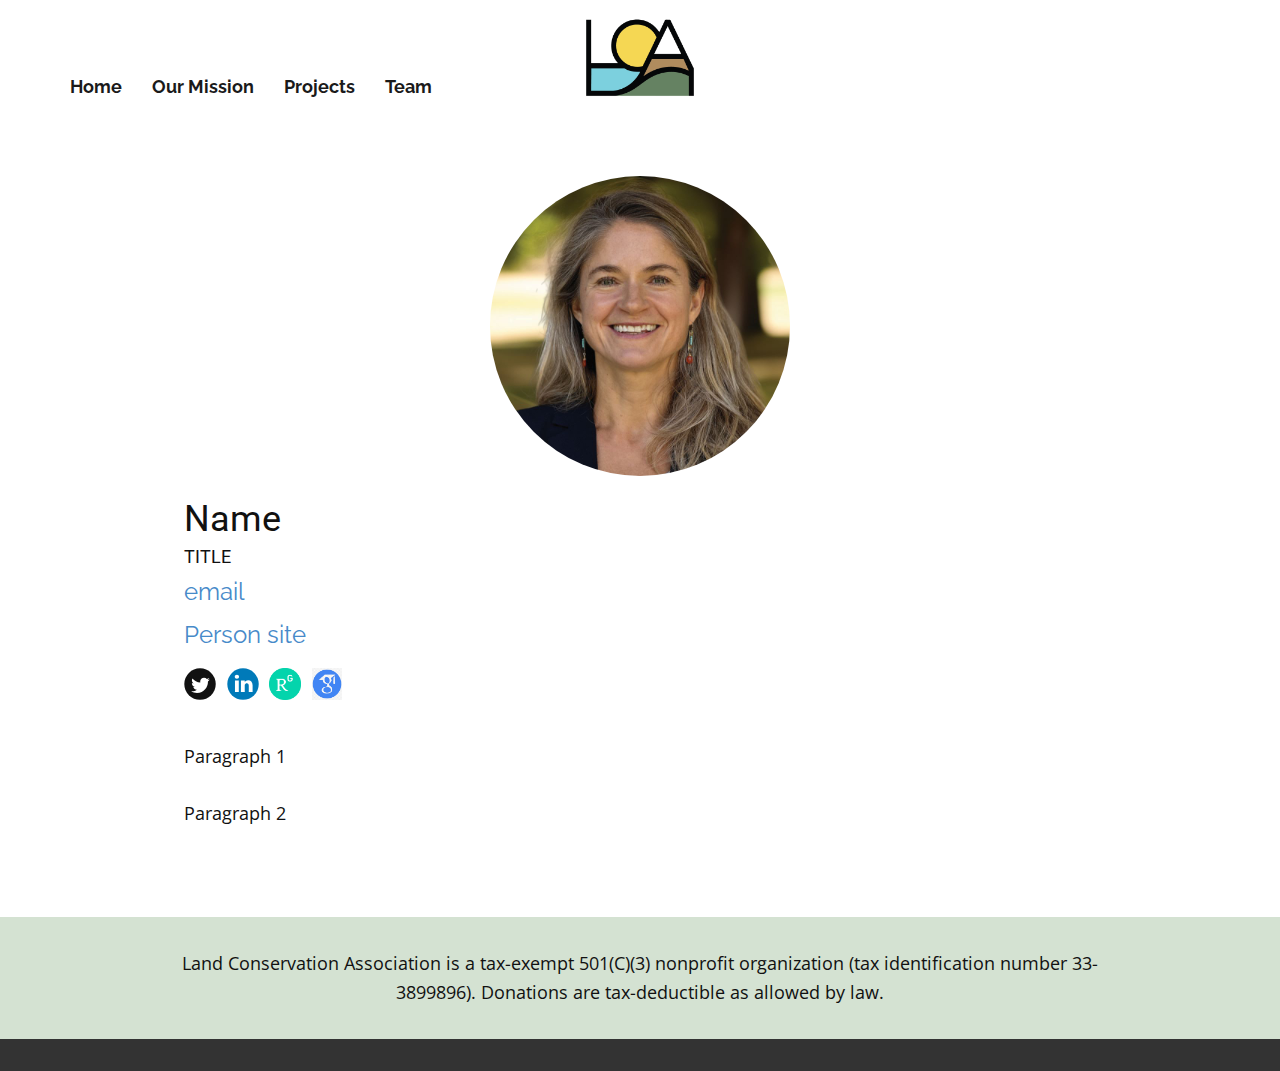
<file: member_template.html>
<!DOCTYPE html>
<html style="font-size: 16px;" lang="en"><head>
    <meta name="viewport" content="width=device-width, initial-scale=1.0">
    <meta charset="utf-8">
    <meta name="keywords" content="">
    <meta name="description" content="">
    <title>member_template</title>
    <link rel="stylesheet" href="nicepage.css" media="screen">
<link rel="stylesheet" href="member_template.css" media="screen">
    <script class="u-script" type="text/javascript" src="jquery.js" defer=""></script>
    <script class="u-script" type="text/javascript" src="nicepage.js" defer=""></script>
    <meta name="generator" content="Nicepage 7.12.8, nicepage.com">
    
    
    
    <link id="u-page-google-font" rel="stylesheet" href="https://fonts.googleapis.com/css2?display=swap&amp;family=Roboto:ital,wght@0,100;0,200;0,300;0,400;0,500;0,600;0,700;0,800;0,900;1,100;1,200;1,300;1,400;1,500;1,600;1,700;1,800;1,900&amp;family=Open+Sans:ital,wght@0,300;0,400;0,500;0,600;0,700;0,800;1,300;1,400;1,500;1,600;1,700;1,800&amp;family=Raleway:ital,wght@0,100;0,200;0,300;0,400;0,500;0,600;0,700;0,800;0,900;1,100;1,200;1,300;1,400;1,500;1,600;1,700;1,800;1,900&amp;family=Montserrat:ital,wght@0,100;0,200;0,300;0,400;0,500;0,600;0,700;0,800;0,900;1,100;1,200;1,300;1,400;1,500;1,600;1,700;1,800;1,900">
    <script type="application/ld+json">{
		"@context": "http://schema.org",
		"@type": "Organization",
		"name": "LCA_working"
}</script>
    <meta name="theme-color" content="#478ac9">
    <meta property="og:title" content="member_template">
    <meta property="og:description" content="">
    <meta property="og:type" content="website">
  <meta data-intl-tel-input-cdn-path="intlTelInput/"></head>
  <body data-path-to-root="./" data-include-products="false" class="u-body u-clearfix u-xl-mode" data-lang="en"><header class="u-clearfix u-header u-sticky u-sticky-6d2c u-white u-header" id="header"><nav class="u-align-left u-menu u-menu-one-level u-offcanvas u-menu-1" role="navigation" aria-label="Menu navigation">
        <div class="menu-collapse u-custom-font u-font-raleway" style="font-size: 1.125rem; letter-spacing: 0px; font-weight: 700;">
          <a class="u-button-style u-custom---border-color-var u-custom---border-hover-color-var u-custom---text-hover-color-var u-custom-active-border-color u-custom-border u-custom-border-color u-custom-borders u-custom-color u-custom-hover-border-color u-custom-left-right-menu-spacing u-custom-padding-bottom u-custom-text-active-color u-custom-text-color u-custom-text-hover-color u-custom-top-bottom-menu-spacing u-hamburger-link u-nav-link u-text-active-palette-1-base u-text-hover-palette-2-base" href="#" tabindex="-1" aria-label="Open menu" aria-controls="f0ae">
            <svg class="u-svg-link" viewBox="0 0 24 24"><use xlink:href="#menu-hamburger"></use></svg>
            <svg class="u-svg-content" version="1.1" id="menu-hamburger" viewBox="0 0 16 16" x="0px" y="0px" xmlns:xlink="http://www.w3.org/1999/xlink" xmlns="http://www.w3.org/2000/svg"><g><rect y="1" width="16" height="2"></rect><rect y="7" width="16" height="2"></rect><rect y="13" width="16" height="2"></rect>
</g></svg>
          </a>
        </div>
        <div class="u-custom-menu u-nav-container">
          <ul role="menubar" class="u-custom-font u-font-raleway u-nav u-spacing-30 u-unstyled u-nav-1"><li role="none" class="u-nav-item"><a role="menuitem" class="u-border-2 u-border-hover-color-var u-border-no-left u-border-no-right u-border-no-top u-button-style u-nav-link u-text-active-palette-3-light-1 u-text-grey-90 u-text-hover-black" href="./" style="--border-color-var: #000000; --border-hover-color-var: #d4e2d2; --text-hover-color-var: #d4e2d2; padding: 10px 0px;">Home</a>
</li><li role="none" class="u-nav-item"><a role="menuitem" class="u-border-2 u-border-hover-color-var u-border-no-left u-border-no-right u-border-no-top u-button-style u-nav-link u-text-active-palette-3-light-1 u-text-grey-90 u-text-hover-black" href="Mission.html" style="--border-color-var: #000000; --border-hover-color-var: #d4e2d2; --text-hover-color-var: #d4e2d2; padding: 10px 0px;">Our Mission</a>
</li><li role="none" class="u-nav-item"><a tabindex="-1" role="menuitem" class="u-border-2 u-border-hover-color-var u-border-no-left u-border-no-right u-border-no-top u-button-style u-nav-link u-text-active-palette-3-light-1 u-text-grey-90 u-text-hover-black" style="--border-color-var: #000000; --border-hover-color-var: #d4e2d2; --text-hover-color-var: #d4e2d2; padding: 10px 0px;">Projects</a>
</li><li role="none" class="u-nav-item"><a role="menuitem" class="u-border-2 u-border-hover-color-var u-border-no-left u-border-no-right u-border-no-top u-button-style u-nav-link u-text-active-palette-3-light-1 u-text-grey-90 u-text-hover-black" href="Team.html" style="--border-color-var: #000000; --border-hover-color-var: #d4e2d2; --text-hover-color-var: #d4e2d2; padding: 10px 0px;">Team</a>
</li></ul>
        </div>
        <div class="u-custom-menu u-nav-container-collapse" id="f0ae" role="region" aria-label="Menu panel">
          <div class="u-black u-container-style u-inner-container-layout u-opacity u-opacity-95 u-sidenav">
            <div class="u-inner-container-layout u-sidenav-overflow">
              <div class="u-menu-close" tabindex="-1" aria-label="Close menu"></div>
              <ul class="u-align-center u-nav u-popupmenu-items u-unstyled u-nav-2" role="menubar"><li role="none" class="u-nav-item"><a role="menuitem" class="u-button-style u-nav-link" href="./">Home</a>
</li><li role="none" class="u-nav-item"><a role="menuitem" class="u-button-style u-nav-link" href="Mission.html">Our Mission</a>
</li><li role="none" class="u-nav-item"><a tabindex="-1" role="menuitem" class="u-button-style u-nav-link">Projects</a>
</li><li role="none" class="u-nav-item"><a role="menuitem" class="u-button-style u-nav-link" href="Team.html">Team</a>
</li></ul>
            </div>
          </div>
          <div class="u-black u-menu-overlay u-opacity u-opacity-70"></div>
        </div>
      </nav><style class="u-sticky-style" data-style-id="6d2c">.u-sticky-fixed.u-sticky-6d2c:before, .u-body.u-sticky-fixed .u-sticky-6d2c:before {
borders: top right bottom left !important
}</style><img class="u-absolute-hcenter u-align-center u-expanded-height u-image u-image-contain u-image-default u-preserve-proportions u-image-1" src="images/logo_simple.png" alt="" data-image-width="800" data-image-height="668" data-href="./" data-page-id="19979288" title="Home"></header> 
    <section class="u-clearfix u-section-1" id="sec-2a4c">
      <div class="u-clearfix u-sheet u-valign-middle-sm u-valign-middle-xs u-sheet-1">
        <img class="u-image u-image-circle u-preserve-proportions u-image-1" src="images/holly_gibbs_main1.jpg" alt="" data-image-width="800" data-image-height="800">
        <h3 class="u-align-left u-text u-text-1">Name</h3>
        <h6 class="u-align-left u-text u-text-2">TITLE</h6>
        <p class="u-custom-font u-font-raleway u-large-text u-text u-text-variant u-text-3">
          <a href="mailto:hkgibbs@wisc.edu" class="u-active-none u-border-none u-btn u-button-link u-button-style u-custom-font u-font-raleway u-hover-none u-none u-text-palette-1-base u-btn-1">email</a>
        </p>
        <p class="u-align-left u-custom-font u-font-raleway u-large-text u-text u-text-variant u-text-4">
          <a class="u-active-none u-border-none u-btn u-button-link u-button-style u-hover-none u-none u-text-palette-1-base u-btn-2" href="https://gibbs-lab.wisc.edu/assets/Gibbs-CV-8.22.pdf" title="Holly Gibbs CV" target="_blank">Person site</a>
        </p>
        <div class="u-social-icons u-social-icons-1">
          <a class="u-social-url" target="_blank" data-type="Twitter" title="Twitter" href="https://x.com/GLUELab1"><span class="u-icon u-social-icon u-social-twitter u-icon-1"><svg class="u-svg-link" preserveAspectRatio="xMidYMin slice" viewBox="0 0 112 112" style=""><use xlink:href="#svg-0054"></use></svg><svg class="u-svg-content" viewBox="0 0 112 112" x="0" y="0" id="svg-0054"><circle fill="currentColor" class="st0" cx="56.1" cy="56.1" r="55"></circle><path fill="#FFFFFF" d="M83.8,47.3c0,0.6,0,1.2,0,1.7c0,17.7-13.5,38.2-38.2,38.2C38,87.2,31,85,25,81.2c1,0.1,2.1,0.2,3.2,0.2
      c6.3,0,12.1-2.1,16.7-5.7c-5.9-0.1-10.8-4-12.5-9.3c0.8,0.2,1.7,0.2,2.5,0.2c1.2,0,2.4-0.2,3.5-0.5c-6.1-1.2-10.8-6.7-10.8-13.1
      c0-0.1,0-0.1,0-0.2c1.8,1,3.9,1.6,6.1,1.7c-3.6-2.4-6-6.5-6-11.2c0-2.5,0.7-4.8,1.8-6.7c6.6,8.1,16.5,13.5,27.6,14
      c-0.2-1-0.3-2-0.3-3.1c0-7.4,6-13.4,13.4-13.4c3.9,0,7.3,1.6,9.8,4.2c3.1-0.6,5.9-1.7,8.5-3.3c-1,3.1-3.1,5.8-5.9,7.4
      c2.7-0.3,5.3-1,7.7-2.1C88.7,43,86.4,45.4,83.8,47.3z"></path></svg></span>
          </a>
          <a class="u-social-url" target="_blank" data-type="LinkedIn" title="LinkedIn" href="https://www.linkedin.com/in/holly-gibbs-3153b337/"><span class="u-icon u-social-icon u-social-linkedin u-icon-2"><svg class="u-svg-link" preserveAspectRatio="xMidYMin slice" viewBox="0 0 112 112" style=""><use xlink:href="#svg-72e7"></use></svg><svg class="u-svg-content" viewBox="0 0 112 112" x="0" y="0" id="svg-72e7"><circle fill="currentColor" cx="56.1" cy="56.1" r="55"></circle><path fill="#FFFFFF" d="M41.3,83.7H27.9V43.4h13.4V83.7z M34.6,37.9L34.6,37.9c-4.6,0-7.5-3.1-7.5-7c0-4,3-7,7.6-7s7.4,3,7.5,7
      C42.2,34.8,39.2,37.9,34.6,37.9z M89.6,83.7H76.2V62.2c0-5.4-1.9-9.1-6.8-9.1c-3.7,0-5.9,2.5-6.9,4.9c-0.4,0.9-0.4,2.1-0.4,3.3v22.5
      H48.7c0,0,0.2-36.5,0-40.3h13.4v5.7c1.8-2.7,5-6.7,12.1-6.7c8.8,0,15.4,5.8,15.4,18.1V83.7z"></path></svg></span>
          </a>
          <a class="u-social-url" target="_blank" data-type="Custom" title="ResearchGate" href="https://www.researchgate.net/profile/Holly-Gibbs-3"><span class="u-file-icon u-icon u-social-custom u-social-icon u-icon-3"><img src="images/researchgate1.png" alt=""></span>
          </a>
          <a class="u-social-url" target="_blank" data-type="Custom" title="Google Scholar" href="https://scholar.google.com/citations?user=o5gFwfsAAAAJ&amp;hl=en"><span class="u-file-icon u-icon u-social-custom u-social-icon u-icon-4"><img src="images/googlescholar1.png" alt=""></span>
          </a>
        </div>
        <p class="u-align-left u-text u-text-5">Paragraph 1<br>
          <br>Paragraph 2 
        </p>
      </div>
    </section>
    
    
    
    <footer class="u-align-center u-clearfix u-color-var u-container-align-center u-footer u-footer" id="footer"><div class="u-clearfix u-sheet u-valign-middle-lg u-valign-middle-md u-valign-middle-xl u-valign-middle-xs u-sheet-1">
        <p class="u-align-center u-text u-text-1">Land Conservation Association is a tax-exempt 501(C)(3) nonprofit organization (tax identification number ​33-3899896). Donations are tax-deductible as allowed by law.</p>
      </div></footer>
    <section class="u-backlink u-clearfix u-grey-80"></section>
  
</body></html>
</file>
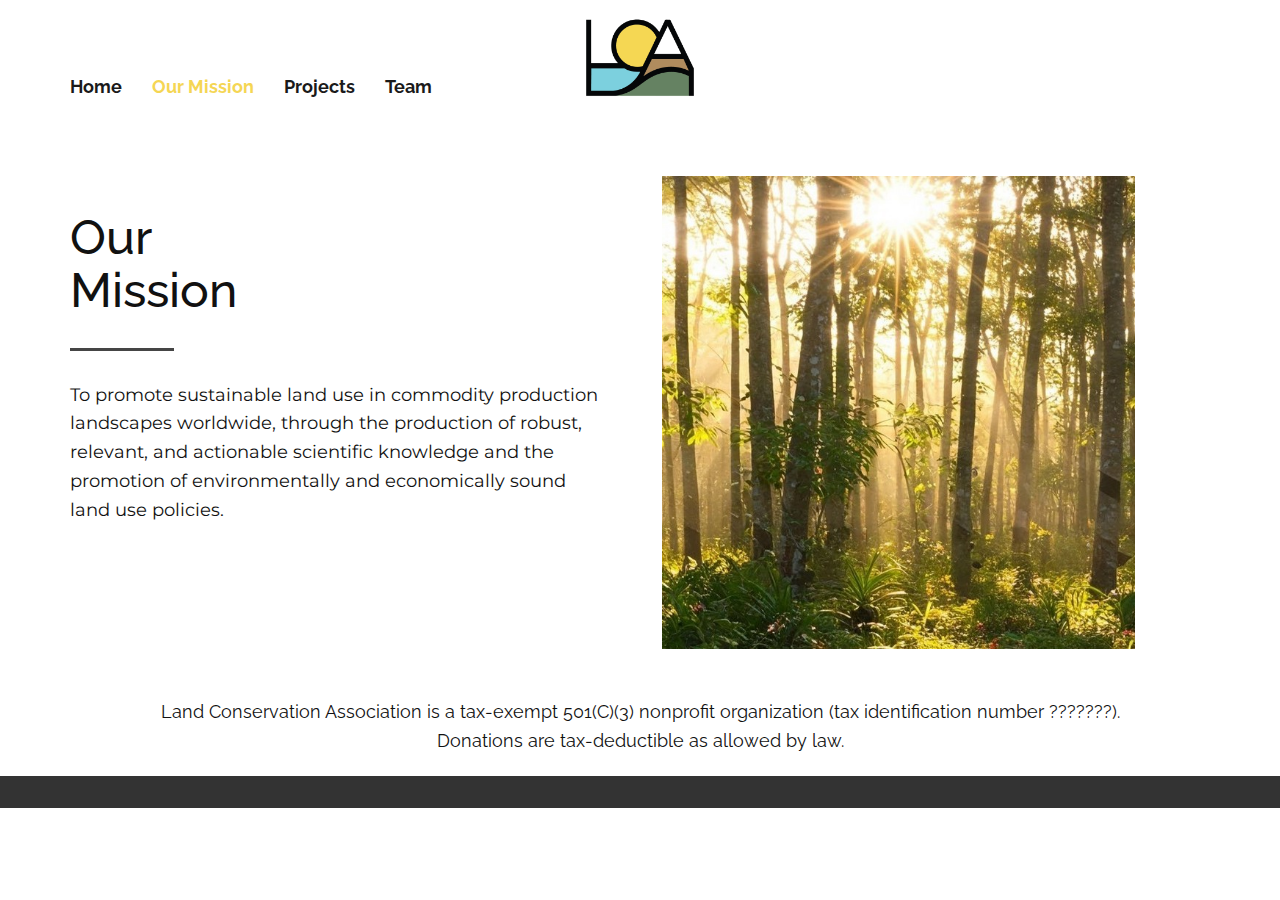
<file: Mission.html>
<!DOCTYPE html>
<html style="font-size: 16px;" lang="en"><head>
    <meta name="viewport" content="width=device-width, initial-scale=1.0">
    <meta charset="utf-8">
    <meta name="keywords" content="OurMission">
    <meta name="description" content="">
    <title>Mission</title>
    <link rel="stylesheet" href="nicepage.css" media="screen">
<link rel="stylesheet" href="Mission.css" media="screen">
    <script class="u-script" type="text/javascript" src="jquery.js" defer=""></script>
    <script class="u-script" type="text/javascript" src="nicepage.js" defer=""></script>
    <meta name="generator" content="Nicepage 7.12.8, nicepage.com">
    
    
    
    
    <link id="u-page-google-font" rel="stylesheet" href="https://fonts.googleapis.com/css2?display=swap&amp;family=Roboto:ital,wght@0,100;0,200;0,300;0,400;0,500;0,600;0,700;0,800;0,900;1,100;1,200;1,300;1,400;1,500;1,600;1,700;1,800;1,900&amp;family=Open+Sans:ital,wght@0,300;0,400;0,500;0,600;0,700;0,800;1,300;1,400;1,500;1,600;1,700;1,800&amp;family=Raleway:ital,wght@0,100;0,200;0,300;0,400;0,500;0,600;0,700;0,800;0,900;1,100;1,200;1,300;1,400;1,500;1,600;1,700;1,800;1,900&amp;family=Montserrat:ital,wght@0,100;0,200;0,300;0,400;0,500;0,600;0,700;0,800;0,900;1,100;1,200;1,300;1,400;1,500;1,600;1,700;1,800;1,900">
    <script type="application/ld+json">{
		"@context": "http://schema.org",
		"@type": "Organization",
		"name": ""
}</script>
    <meta name="theme-color" content="#478ac9">
    <meta property="og:title" content="Mission">
    <meta property="og:type" content="website">
  <meta data-intl-tel-input-cdn-path="intlTelInput/"></head>
  <body data-path-to-root="./" data-include-products="false" class="u-body u-clearfix u-xl-mode" data-lang="en"><header class="u-clearfix u-header u-sticky u-sticky-6d2c u-white u-header" id="header"><nav class="u-align-left u-menu u-menu-one-level u-offcanvas u-menu-1" role="navigation" aria-label="Menu navigation">
        <div class="menu-collapse u-custom-font u-font-raleway" style="font-size: 1.125rem; letter-spacing: 0px; font-weight: 700;">
          <a class="u-button-style u-custom---border-color-var u-custom---border-hover-color-var u-custom---text-hover-color-var u-custom-active-border-color u-custom-border u-custom-border-color u-custom-borders u-custom-color u-custom-hover-border-color u-custom-left-right-menu-spacing u-custom-padding-bottom u-custom-text-active-color u-custom-text-color u-custom-text-hover-color u-custom-top-bottom-menu-spacing u-hamburger-link u-nav-link u-text-active-palette-1-base u-text-hover-palette-2-base" href="#" tabindex="-1" aria-label="Open menu" aria-controls="f0ae">
            <svg class="u-svg-link" viewBox="0 0 24 24"><use xlink:href="#menu-hamburger"></use></svg>
            <svg class="u-svg-content" version="1.1" id="menu-hamburger" viewBox="0 0 16 16" x="0px" y="0px" xmlns:xlink="http://www.w3.org/1999/xlink" xmlns="http://www.w3.org/2000/svg"><g><rect y="1" width="16" height="2"></rect><rect y="7" width="16" height="2"></rect><rect y="13" width="16" height="2"></rect>
</g></svg>
          </a>
        </div>
        <div class="u-custom-menu u-nav-container">
          <ul role="menubar" class="u-custom-font u-font-raleway u-nav u-spacing-30 u-unstyled u-nav-1"><li role="none" class="u-nav-item"><a role="menuitem" class="u-border-2 u-border-hover-color-var u-border-no-left u-border-no-right u-border-no-top u-button-style u-nav-link u-text-active-palette-3-light-1 u-text-grey-90 u-text-hover-black" href="./" style="--border-color-var: #000000; --border-hover-color-var: #d4e2d2; --text-hover-color-var: #d4e2d2; padding: 10px 0px;">Home</a>
</li><li role="none" class="u-nav-item"><a role="menuitem" class="u-border-2 u-border-hover-color-var u-border-no-left u-border-no-right u-border-no-top u-button-style u-nav-link u-text-active-palette-3-light-1 u-text-grey-90 u-text-hover-black" href="Mission.html" style="--border-color-var: #000000; --border-hover-color-var: #d4e2d2; --text-hover-color-var: #d4e2d2; padding: 10px 0px;">Our Mission</a>
</li><li role="none" class="u-nav-item"><a tabindex="-1" role="menuitem" class="u-border-2 u-border-hover-color-var u-border-no-left u-border-no-right u-border-no-top u-button-style u-nav-link u-text-active-palette-3-light-1 u-text-grey-90 u-text-hover-black" style="--border-color-var: #000000; --border-hover-color-var: #d4e2d2; --text-hover-color-var: #d4e2d2; padding: 10px 0px;">Projects</a>
</li><li role="none" class="u-nav-item"><a role="menuitem" class="u-border-2 u-border-hover-color-var u-border-no-left u-border-no-right u-border-no-top u-button-style u-nav-link u-text-active-palette-3-light-1 u-text-grey-90 u-text-hover-black" href="Team.html" style="--border-color-var: #000000; --border-hover-color-var: #d4e2d2; --text-hover-color-var: #d4e2d2; padding: 10px 0px;">Team</a>
</li></ul>
        </div>
        <div class="u-custom-menu u-nav-container-collapse" id="f0ae" role="region" aria-label="Menu panel">
          <div class="u-black u-container-style u-inner-container-layout u-opacity u-opacity-95 u-sidenav">
            <div class="u-inner-container-layout u-sidenav-overflow">
              <div class="u-menu-close" tabindex="-1" aria-label="Close menu"></div>
              <ul class="u-align-center u-nav u-popupmenu-items u-unstyled u-nav-2" role="menubar"><li role="none" class="u-nav-item"><a role="menuitem" class="u-button-style u-nav-link" href="./">Home</a>
</li><li role="none" class="u-nav-item"><a role="menuitem" class="u-button-style u-nav-link" href="Mission.html">Our Mission</a>
</li><li role="none" class="u-nav-item"><a tabindex="-1" role="menuitem" class="u-button-style u-nav-link">Projects</a>
</li><li role="none" class="u-nav-item"><a role="menuitem" class="u-button-style u-nav-link" href="Team.html">Team</a>
</li></ul>
            </div>
          </div>
          <div class="u-black u-menu-overlay u-opacity u-opacity-70"></div>
        </div>
      </nav><style class="u-sticky-style" data-style-id="6d2c">.u-sticky-fixed.u-sticky-6d2c:before, .u-body.u-sticky-fixed .u-sticky-6d2c:before {
borders: top right bottom left !important
}</style><img class="u-absolute-hcenter u-align-center u-expanded-height u-image u-image-contain u-image-default u-preserve-proportions u-image-1" src="images/logo_simple.png" alt="" data-image-width="800" data-image-height="668"></header>
    <section class="u-clearfix u-section-1" id="block-4">
      <div class="u-clearfix u-sheet u-valign-middle-lg u-valign-middle-md u-valign-middle-sm u-valign-middle-xs u-sheet-1">
        <img class="u-image u-image-default u-preserve-proportions u-image-1" src="images/mission_image.jpg" alt="" data-image-width="644" data-image-height="644">
        <h2 class="u-custom-font u-font-raleway u-text u-text-default u-text-1">Our<br>Mission
        </h2>
        <div class="u-border-3 u-border-grey-dark-1 u-line u-line-horizontal u-line-1"></div>
        <p class="u-custom-font u-font-montserrat u-text u-text-2"> To promote sustainable land use in commodity production landscapes worldwide, through the production of robust, relevant, and actionable scientific knowledge and the promotion of environmentally and economically sound land use policies.</p>
      </div>
    </section>
    <section class="u-align-center u-clearfix u-color-var u-container-align-center u-section-2" id="block-5" data-animation-name="" data-animation-duration="0" data-animation-delay="0" data-animation-direction="">
      <div class="u-clearfix u-sheet u-valign-middle u-sheet-1">
        <p class="u-custom-font u-font-raleway u-text u-text-1">Land Conservation Association is a tax-exempt 501(C)(3) nonprofit organization (tax identification number ???????).<br>Donations are tax-deductible as allowed by law.
        </p>
      </div>
    </section>
    
    
    
    
    <section class="u-backlink u-clearfix u-grey-80"></section>
  
</body></html>
</file>
